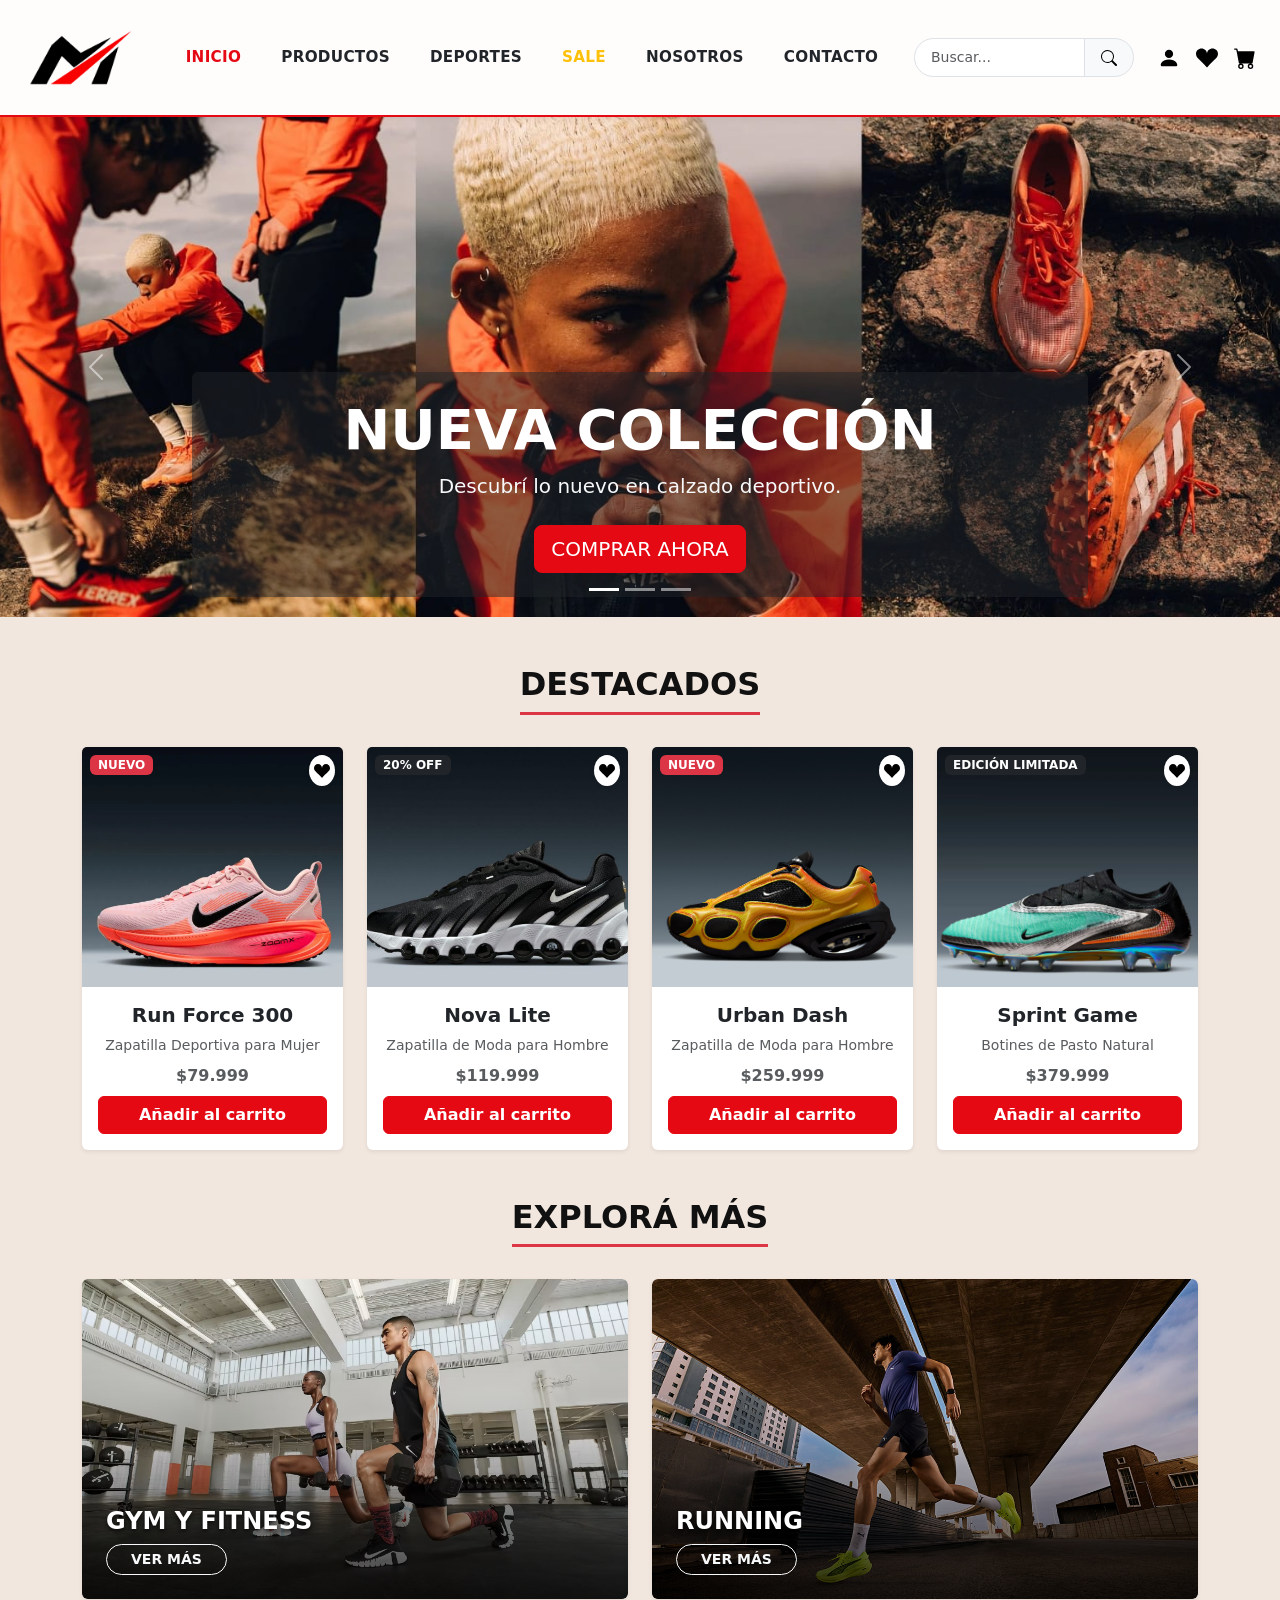
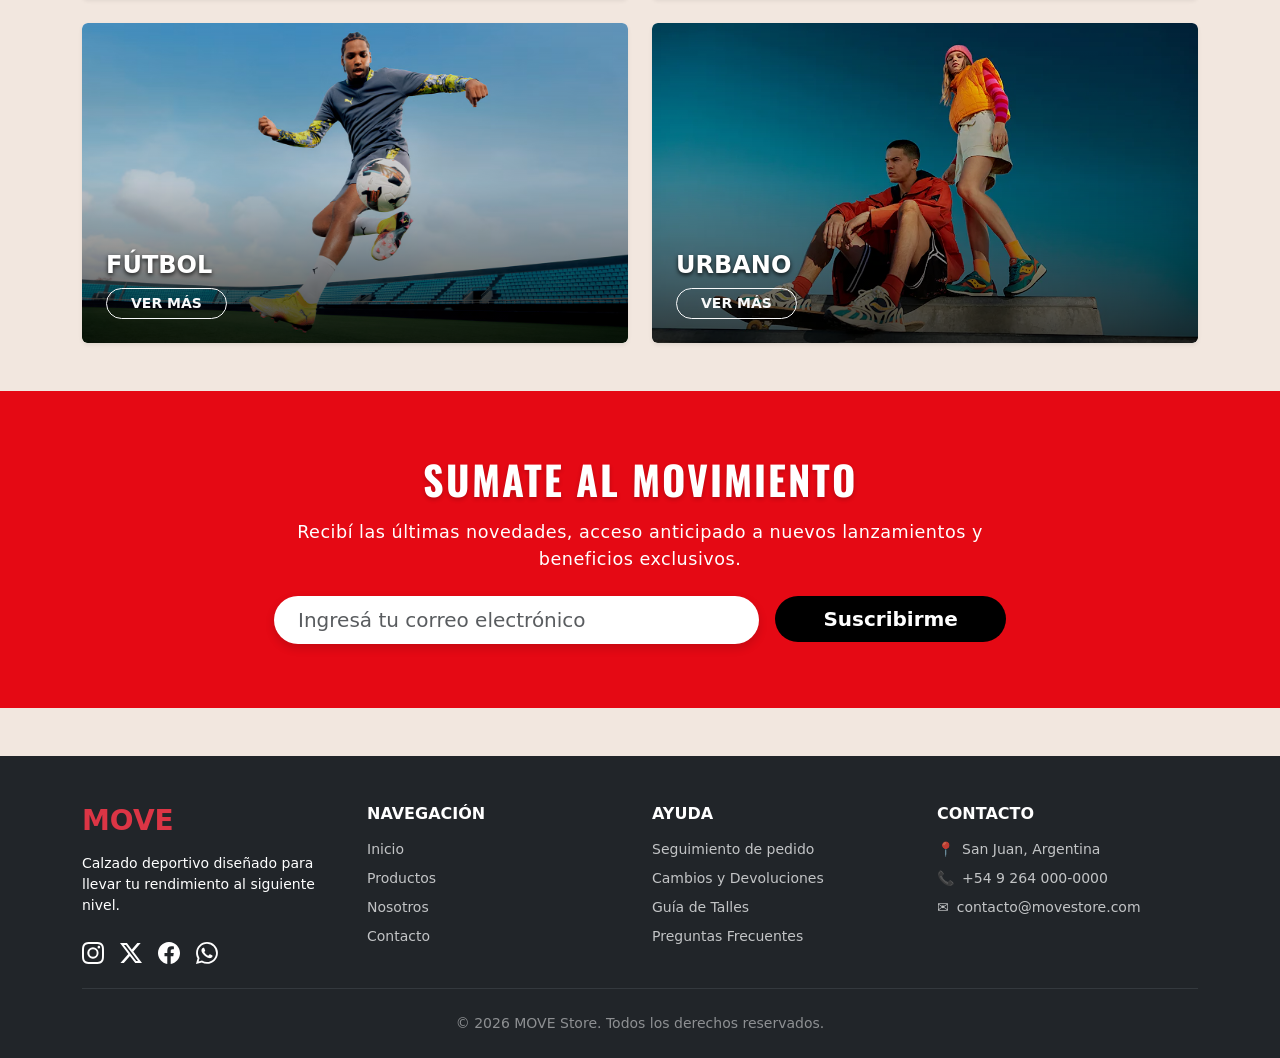
<file: index.html>
<!DOCTYPE html>
<html lang="es">
<head>
  <meta charset="UTF-8">
  <meta name="viewport" content="width=device-width, initial-scale=1">
  <title>Move Argentina</title>
  <link rel="icon" type="image/png" href="IMG/Logo/logo.png">
  <!-- Bootstrap 5 CSS -->
  <link href="https://cdn.jsdelivr.net/npm/bootstrap@5.3.3/dist/css/bootstrap.min.css" rel="stylesheet">
  <!-- Google Fonts: Oswald -->
  <link rel="preconnect" href="https://fonts.googleapis.com">
  <link rel="preconnect" href="https://fonts.gstatic.com" crossorigin>
  <link href="https://fonts.googleapis.com/css2?family=Oswald:wght@600;700&display=swap" rel="stylesheet">
  <!-- CSS Personalizado -->
  <link rel="stylesheet" href="css/estilos.css">
</head>
<body>

  <!-- NAVBAR -->
  <nav class="navbar navbar-expand-lg mi-navbar sticky-top py-3">
    <div class="container-fluid px-4">
      <a class="navbar-brand" href="index.html">
        <img src="IMG/Logo/logo.png" alt="MOVE" width="110" class="img-fluid">
      </a>
      <button class="navbar-toggler" type="button" data-bs-toggle="collapse" data-bs-target="#navbarSupportedContent" aria-controls="navbarSupportedContent" aria-expanded="false" aria-label="Toggle navigation">
        <span class="navbar-toggler-icon"></span>
      </button>

      <div class="collapse navbar-collapse justify-content-between" id="navbarSupportedContent">
        <ul class="navbar-nav mx-auto mb-2 mb-lg-0 fw-bold text-center gap-4 fs-6">
          <li class="nav-item"><a class="nav-link text-uppercase px-2 active" href="index.html">Inicio</a></li>
          <li class="nav-item"><a class="nav-link text-dark text-uppercase px-2" href="productos.html">Productos</a></li>
          <li class="nav-item"><a class="nav-link text-dark text-uppercase px-2" href="productos.html#deportes">Deportes</a></li>
          <li class="nav-item"><a class="nav-link text-warning text-uppercase px-2" href="productos.html#sale">SALE</a></li>
          <li class="nav-item"><a class="nav-link text-dark text-uppercase px-2" href="nosotros.html">Nosotros</a></li>
          <li class="nav-item"><a class="nav-link text-dark text-uppercase px-2" href="contacto.html">Contacto</a></li>
        </ul>

        <div class="d-flex align-items-center justify-content-center gap-3 mt-3 mt-lg-0">
          <form class="d-flex" role="search" style="max-width: 220px;">
            <div class="input-group input-group-sm">
              <input class="form-control rounded-start-pill ps-3 py-2" type="search" placeholder="Buscar..." aria-label="Buscar">
              <button class="btn btn-light rounded-end-pill px-3 border" type="submit">
                <img src="IMG/Iconos/lupa.svg" alt="Buscar" width="16" height="16" class="img-fluid">
              </button>
            </div>
          </form>
          <div class="d-flex gap-3 align-items-center ms-2">
            <a href="contacto.html"><img src="IMG/Iconos/persona.svg" alt="Usuario" width="22" height="22"></a>
            <a href="#"><img src="IMG/Iconos/favoritos.svg" alt="Favoritos" width="22" height="22"></a>
            <a href="#"><img src="IMG/Iconos/carrito.svg" alt="Carrito" width="22" height="22"></a>
          </div>
        </div>
      </div>
    </div>
  </nav>

  <!-- CARRUSEL HERO -->
  <section class="container-fluid px-0">
    <div id="heroCarousel" class="carousel slide" data-bs-ride="carousel">
      <div class="carousel-indicators">
        <button type="button" data-bs-target="#heroCarousel" data-bs-slide-to="0" class="active" aria-current="true" aria-label="Slide 1"></button>
        <button type="button" data-bs-target="#heroCarousel" data-bs-slide-to="1" aria-label="Slide 2"></button>
        <button type="button" data-bs-target="#heroCarousel" data-bs-slide-to="2" aria-label="Slide 3"></button>
      </div>
      <div class="carousel-inner">
        <div class="carousel-item active" data-bs-interval="5000">
          <img src="IMG/Carrusel/Banner 1.jpeg" class="d-block w-100 object-fit-cover img-carrusel-hero" alt="Banner Colección">
          <div class="carousel-caption d-none d-md-block bg-dark bg-opacity-50 p-4 rounded">
            <h2 class="display-4 fw-bold text-white">NUEVA COLECCIÓN</h2>
            <p class="lead text-light">Descubrí lo nuevo en calzado deportivo.</p>
            <a href="productos.html" class="btn btn-danger btn-lg mt-2">COMPRAR AHORA</a>
          </div>
        </div>
        <div class="carousel-item" data-bs-interval="5000">
          <img src="IMG/Carrusel/Banner 3.png" class="d-block w-100 object-fit-cover img-carrusel-hero" alt="Banner Training">
          <div class="carousel-caption d-none d-md-block bg-dark bg-opacity-50 p-4 rounded">
            <h2 class="display-4 fw-bold text-white">ENTRENÁ SIN LÍMITES</h2>
            <p class="lead text-light">Máxima comodidad y tecnología en cada movimiento.</p>
            <a href="productos.html" class="btn btn-danger btn-lg mt-2">VER MÁS</a>
          </div>
        </div>
        <div class="carousel-item" data-bs-interval="5000">
          <img src="IMG/Carrusel/Banner 2.png" class="d-block w-100 object-fit-cover img-carrusel-hero" alt="Banner SALE">
          <div class="carousel-caption d-none d-md-block bg-dark bg-opacity-50 p-4 rounded">
            <h2 class="display-4 fw-bold text-warning">SALE HASTA 40% OFF</h2>
            <p class="lead text-light">Aprovechá los descuentos exclusivos de temporada.</p>
            <a href="productos.html#sale" class="btn btn-warning btn-lg mt-2 fw-bold">VER OFERTAS</a>
          </div>
        </div>
      </div>
      <button class="carousel-control-prev" type="button" data-bs-target="#heroCarousel" data-bs-slide="prev">
        <span class="carousel-control-prev-icon" aria-hidden="true"></span>
        <span class="visually-hidden">Anterior</span>
      </button>
      <button class="carousel-control-next" type="button" data-bs-target="#heroCarousel" data-bs-slide="next">
        <span class="carousel-control-next-icon" aria-hidden="true"></span>
        <span class="visually-hidden">Siguiente</span>
      </button>
    </div>
  </section>

  <!-- SECCIÓN: DESTACADOS -->
  <section class="container my-5">
    <div class="row text-center mb-4">
      <div class="col-12">
        <h2 class="fw-bold text-uppercase border-bottom border-danger border-3 d-inline-block pb-2">DESTACADOS</h2>
      </div>
    </div>
    <div class="row g-4">
      <!-- Producto 1 -->
      <div class="col-12 col-sm-6 col-lg-3">
        <div class="card h-100 shadow-sm border-0 position-relative tarjeta-inicio">
          <span class="badge position-absolute top-0 start-0 m-2 px-2 py-1 bg-danger text-white">NUEVO</span>
          <button class="btn btn-sm position-absolute top-0 end-0 m-2 p-1 bg-white rounded-circle shadow-sm" type="button"><img src="IMG/Iconos/favoritos.svg" width="16" height="16" alt="Fav"></button>
          <img src="IMG/Tarjetas/Producto 1.png" class="card-img-top object-fit-cover img-tarjeta-inicio" alt="Producto 1">
          <div class="card-body d-flex flex-column text-center">
            <h5 class="card-title fw-bold">Run Force 300</h5>
            <small class="text-muted d-block mb-2">Zapatilla Deportiva para Mujer</small>
            <p class="card-text text-muted mb-2 fw-semibold">$79.999</p>
            <a href="#" class="btn btn-danger mt-auto fw-semibold">Añadir al carrito</a>
          </div>
        </div>
      </div>
      <!-- Producto 2 -->
      <div class="col-12 col-sm-6 col-lg-3">
        <div class="card h-100 shadow-sm border-0 position-relative tarjeta-inicio">
          <span class="badge position-absolute top-0 start-0 m-2 px-2 py-1 bg-dark text-white">20% OFF</span>
          <button class="btn btn-sm position-absolute top-0 end-0 m-2 p-1 bg-white rounded-circle shadow-sm" type="button"><img src="IMG/Iconos/favoritos.svg" width="16" height="16" alt="Fav"></button>
          <img src="IMG/Tarjetas/Producto 2.jpg" class="card-img-top object-fit-cover img-tarjeta-inicio" alt="Producto 2">
          <div class="card-body d-flex flex-column text-center">
            <h5 class="card-title fw-bold">Nova Lite</h5>
            <small class="text-muted d-block mb-2">Zapatilla de Moda para Hombre</small>
            <p class="card-text text-muted mb-2 fw-semibold">$119.999</p>
            <a href="#" class="btn btn-danger mt-auto fw-semibold">Añadir al carrito</a>
          </div>
        </div>
      </div>
      <!-- Producto 3 -->
      <div class="col-12 col-sm-6 col-lg-3">
        <div class="card h-100 shadow-sm border-0 position-relative tarjeta-inicio">
          <span class="badge position-absolute top-0 start-0 m-2 px-2 py-1 bg-danger text-white">NUEVO</span>
          <button class="btn btn-sm position-absolute top-0 end-0 m-2 p-1 bg-white rounded-circle shadow-sm" type="button"><img src="IMG/Iconos/favoritos.svg" width="16" height="16" alt="Fav"></button>
          <img src="IMG/Tarjetas/Producto 3.png" class="card-img-top object-fit-cover img-tarjeta-inicio" alt="Producto 3">
          <div class="card-body d-flex flex-column text-center">
            <h5 class="card-title fw-bold">Urban Dash</h5>
            <small class="text-muted d-block mb-2">Zapatilla de Moda para Hombre</small>
            <p class="card-text text-muted mb-2 fw-semibold">$259.999</p>
            <a href="#" class="btn btn-danger mt-auto fw-semibold">Añadir al carrito</a>
          </div>
        </div>
      </div>
      <!-- Producto 4 -->
      <div class="col-12 col-sm-6 col-lg-3">
        <div class="card h-100 shadow-sm border-0 position-relative tarjeta-inicio">
          <span class="badge position-absolute top-0 start-0 m-2 px-2 py-1 bg-dark text-white">EDICIÓN LIMITADA</span>
          <button class="btn btn-sm position-absolute top-0 end-0 m-2 p-1 bg-white rounded-circle shadow-sm" type="button"><img src="IMG/Iconos/favoritos.svg" width="16" height="16" alt="Fav"></button>
          <img src="IMG/Tarjetas/Producto 4.png" class="card-img-top object-fit-cover img-tarjeta-inicio" alt="Producto 4">
          <div class="card-body d-flex flex-column text-center">
            <h5 class="card-title fw-bold">Sprint Game</h5>
            <small class="text-muted d-block mb-2">Botines de Pasto Natural</small>
            <p class="card-text text-muted mb-2 fw-semibold">$379.999</p>
            <a href="#" class="btn btn-danger mt-auto fw-semibold">Añadir al carrito</a>
          </div>
        </div>
      </div>
    </div>
  </section>

  <!-- SECCIÓN: DISCIPLINAS -->
  <section class="container my-5">
    <div class="row text-center mb-4">
      <div class="col-12">
        <h2 class="fw-bold text-uppercase border-bottom border-danger border-3 d-inline-block pb-2">EXPLORÁ MÁS</h2>
      </div>
    </div>
    <div class="row g-4">
      <div class="col-12 col-md-6">
        <div class="card text-white border-0 shadow-sm overflow-hidden tarjeta-disciplina">
          <img src="IMG/Disciplinas/Gym.png" class="card-img object-fit-cover img-disciplina" alt="Gimnasio">
          <div class="card-img-overlay d-flex flex-column justify-content-end align-items-start p-4 capa-disciplina">
            <h3 class="card-title fw-bold text-uppercase fs-4 mb-2">Gym y Fitness</h3>
            <a href="productos.html" class="btn btn-outline-light btn-sm fw-semibold px-4 rounded-pill">VER MÁS</a>
          </div>
        </div>
      </div>
      <div class="col-12 col-md-6">
        <div class="card text-white border-0 shadow-sm overflow-hidden tarjeta-disciplina">
          <img src="IMG/Disciplinas/Running.jpg" class="card-img object-fit-cover img-disciplina" alt="Running">
          <div class="card-img-overlay d-flex flex-column justify-content-end align-items-start p-4 capa-disciplina">
            <h3 class="card-title fw-bold text-uppercase fs-4 mb-2">Running</h3>
            <a href="productos.html" class="btn btn-outline-light btn-sm fw-semibold px-4 rounded-pill">VER MÁS</a>
          </div>
        </div>
      </div>
      <div class="col-12 col-md-6">
        <div class="card text-white border-0 shadow-sm overflow-hidden tarjeta-disciplina">
          <img src="IMG/Disciplinas/Futbol.png" class="card-img object-fit-cover img-disciplina" alt="Fútbol">
          <div class="card-img-overlay d-flex flex-column justify-content-end align-items-start p-4 capa-disciplina">
            <h3 class="card-title fw-bold text-uppercase fs-4 mb-2">Fútbol</h3>
            <a href="productos.html" class="btn btn-outline-light btn-sm fw-semibold px-4 rounded-pill">VER MÁS</a>
          </div>
        </div>
      </div>
      <div class="col-12 col-md-6">
        <div class="card text-white border-0 shadow-sm overflow-hidden tarjeta-disciplina">
          <img src="IMG/Disciplinas/Urbano.png" class="card-img object-fit-cover img-disciplina" alt="Urbano">
          <div class="card-img-overlay d-flex flex-column justify-content-end align-items-start p-4 capa-disciplina">
            <h3 class="card-title fw-bold text-uppercase fs-4 mb-2">Urbano</h3>
            <a href="productos.html" class="btn btn-outline-light btn-sm fw-semibold px-4 rounded-pill">VER MÁS</a>
          </div>
        </div>
      </div>
    </div>
  </section>

  <!-- SECCIÓN: SUMATE AL MOVIMIENTO -->
  <section class="container-fluid py-5 text-center seccion-sumate">
    <div class="container py-3">
      <div class="row justify-content-center">
        <div class="col-12 col-lg-8">
          <h2 class="text-uppercase mb-3 titulo-sumate">Sumate al Movimiento</h2>
          <p class="mb-4 fw-medium subtitulo-sumate">Recibí las últimas novedades, acceso anticipado a nuevos lanzamientos y beneficios exclusivos.</p>
          <form class="row g-3 justify-content-center">
            <div class="col-12 col-md-8">
              <input type="email" class="form-control form-control-lg rounded-pill px-4" placeholder="Ingresá tu correo electrónico" required>
            </div>
            <div class="col-12 col-md-auto">
              <button type="submit" class="btn btn-sumate btn-lg rounded-pill px-5 fw-semibold w-100">Suscribirme</button>
            </div>
          </form>
        </div>
      </div>
    </div>
  </section>

  <!-- FOOTER -->
  <footer class="bg-dark text-white pt-5 pb-4">
    <div class="container">
      <div class="row g-4">
        <div class="col-12 col-md-6 col-lg-3">
          <h3 class="fw-bold text-danger mb-3">MOVE</h3>
          <p class="text-light-50 small mb-4">Calzado deportivo diseñado para llevar tu rendimiento al siguiente nivel.</p>
          <div class="d-flex gap-3 align-items-center">
            <a href="#" class="social-link"><img src="IMG/Iconos/instagram.svg" alt="Instagram" class="icono-red-social"></a>
            <a href="#" class="social-link"><img src="IMG/Iconos/twitter-x.svg" alt="X" class="icono-red-social"></a>
            <a href="#" class="social-link"><img src="IMG/Iconos/facebook.svg" alt="Facebook" class="icono-red-social"></a>
            <a href="#" class="social-link"><img src="IMG/Iconos/whatsapp.svg" alt="WhatsApp" class="icono-red-social"></a>
          </div>
        </div>
        <div class="col-12 col-md-6 col-lg-3">
          <h5 class="fw-bold text-uppercase mb-3 fs-6">Navegación</h5>
          <ul class="list-unstyled footer-links small">
            <li class="mb-2"><a href="index.html" class="text-light text-decoration-none">Inicio</a></li>
            <li class="mb-2"><a href="productos.html" class="text-light text-decoration-none">Productos</a></li>
            <li class="mb-2"><a href="nosotros.html" class="text-light text-decoration-none">Nosotros</a></li>
            <li class="mb-2"><a href="contacto.html" class="text-light text-decoration-none">Contacto</a></li>
          </ul>
        </div>
        <div class="col-12 col-md-6 col-lg-3">
          <h5 class="fw-bold text-uppercase mb-3 fs-6">Ayuda</h5>
          <ul class="list-unstyled footer-links small">
            <li class="mb-2"><a href="#" class="text-light text-decoration-none">Seguimiento de pedido</a></li>
            <li class="mb-2"><a href="#" class="text-light text-decoration-none">Cambios y Devoluciones</a></li>
            <li class="mb-2"><a href="#" class="text-light text-decoration-none">Guía de Talles</a></li>
            <li class="mb-2"><a href="#" class="text-light text-decoration-none">Preguntas Frecuentes</a></li>
          </ul>
        </div>
        <div class="col-12 col-md-6 col-lg-3">
          <h5 class="fw-bold text-uppercase mb-3 fs-6">Contacto</h5>
          <ul class="list-unstyled small text-light opacity-75">
            <li class="mb-2 d-flex align-items-center gap-2"><span>📍</span> San Juan, Argentina</li>
            <li class="mb-2 d-flex align-items-center gap-2"><span>📞</span> +54 9 264 000-0000</li>
            <li class="mb-2 d-flex align-items-center gap-2"><span>✉️</span> contacto@movestore.com</li>
          </ul>
        </div>
      </div>
      <hr class="my-4 border-secondary">
      <div class="text-center text-light opacity-50 small">
        &copy; 2026 MOVE Store. Todos los derechos reservados.
      </div>
    </div>
  </footer>

  <script src="https://cdn.jsdelivr.net/npm/bootstrap@5.3.3/dist/js/bootstrap.bundle.min.js"></script>
</body>
</html>
</file>
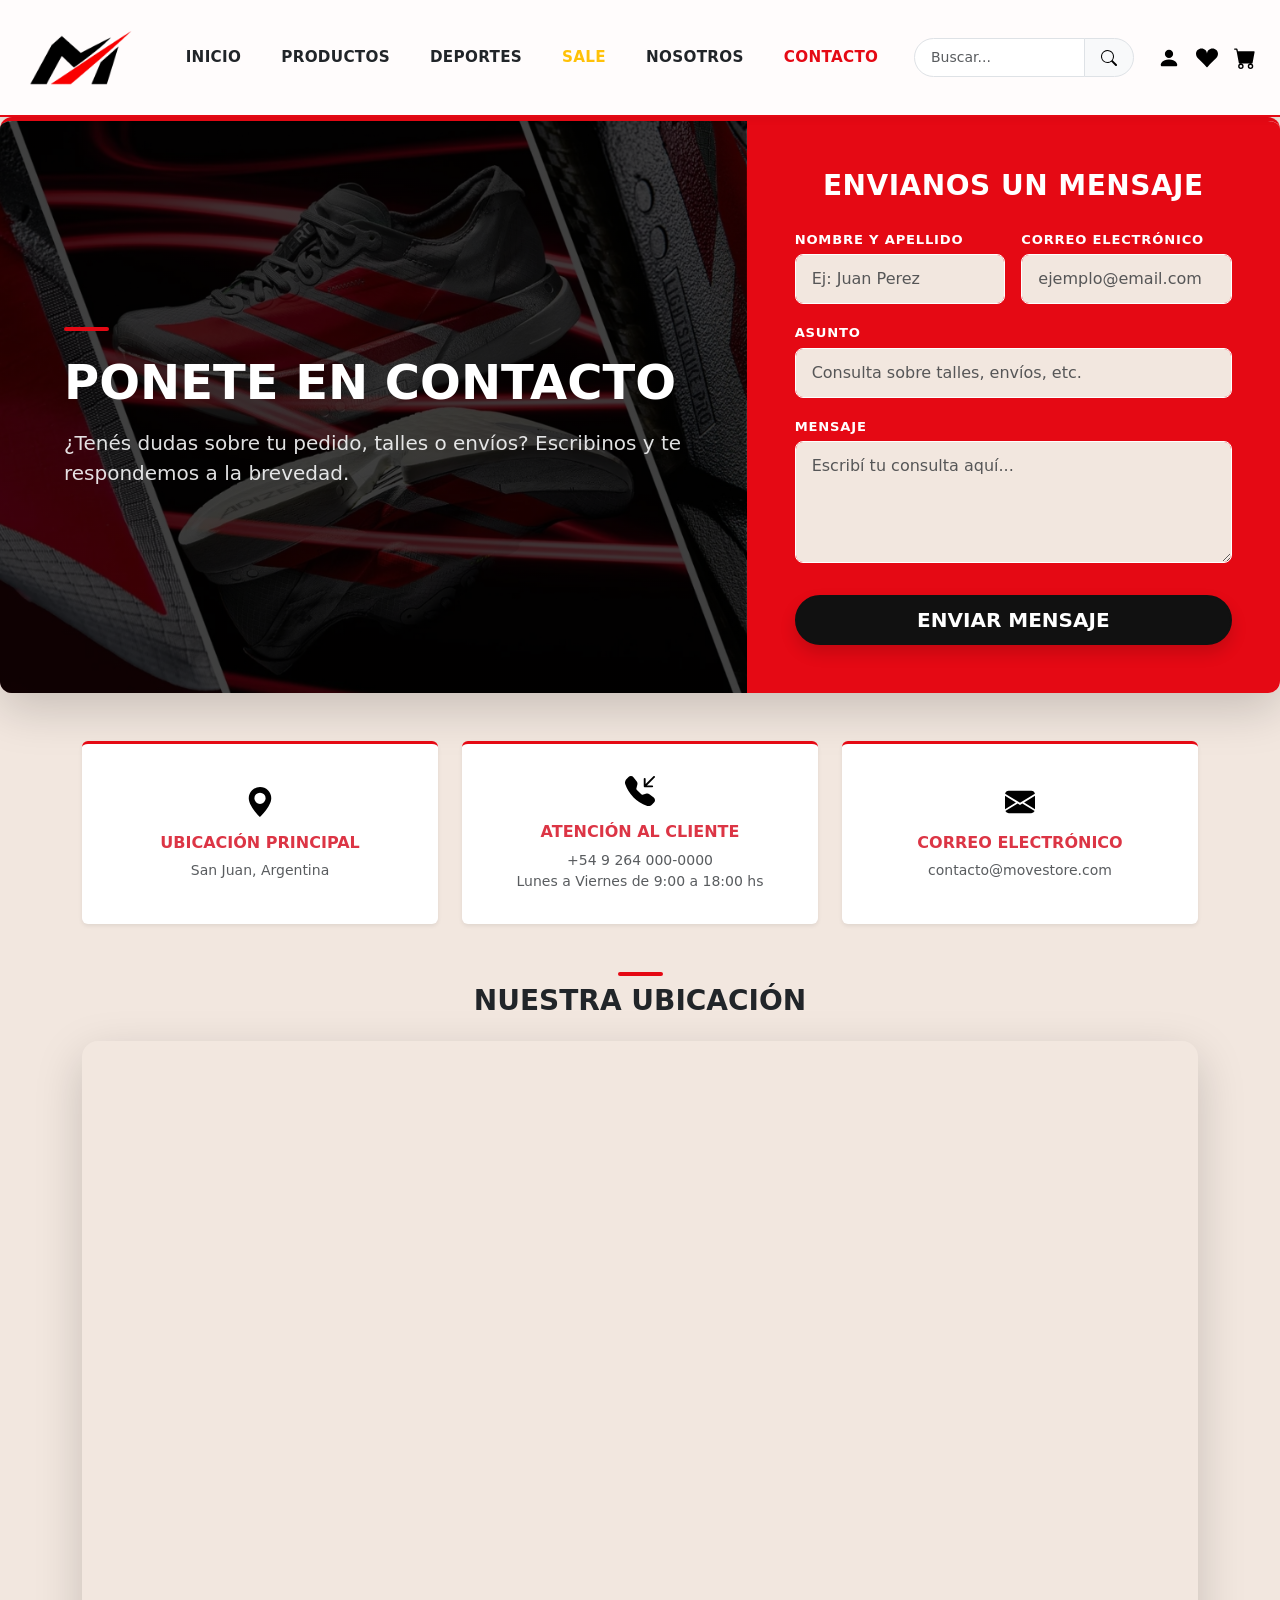
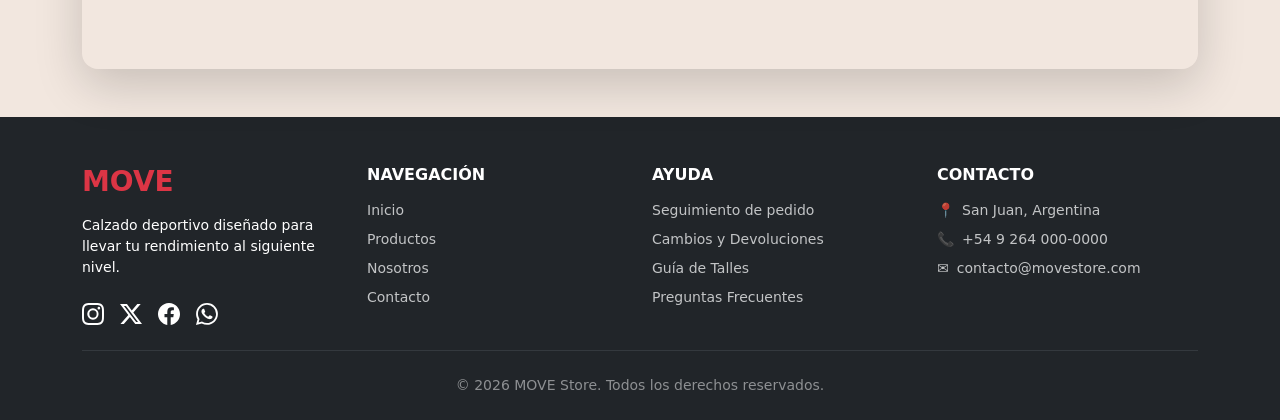
<file: contacto.html>
<!DOCTYPE html>
<html lang="es">
<head>
  <meta charset="UTF-8">
  <meta name="viewport" content="width=device-width, initial-scale=1">
  <title>Contacto - Move Argentina</title>
  <link rel="icon" type="image/png" href="IMG/Logo/logo.png">
  <!-- Bootstrap 5 CSS -->
  <link href="https://cdn.jsdelivr.net/npm/bootstrap@5.3.3/dist/css/bootstrap.min.css" rel="stylesheet">
  <!-- Google Fonts: Oswald -->
  <link rel="preconnect" href="https://fonts.googleapis.com">
  <link rel="preconnect" href="https://fonts.gstatic.com" crossorigin>
  <link href="https://fonts.googleapis.com/css2?family=Oswald:wght@600;700&display=swap" rel="stylesheet">
  <!-- CSS Personalizado -->
  <link rel="stylesheet" href="css/estilos.css">
</head>
<body>

  <!-- NAVBAR -->
  <nav class="navbar navbar-expand-lg mi-navbar sticky-top py-3">
    <div class="container-fluid px-4">
      <a class="navbar-brand" href="index.html">
        <img src="IMG/Logo/logo.png" alt="MOVE" width="110" class="img-fluid">
      </a>
      <button class="navbar-toggler" type="button" data-bs-toggle="collapse" data-bs-target="#navbarSupportedContent" aria-controls="navbarSupportedContent" aria-expanded="false" aria-label="Toggle navigation">
        <span class="navbar-toggler-icon"></span>
      </button>

      <div class="collapse navbar-collapse justify-content-between" id="navbarSupportedContent">
        <ul class="navbar-nav mx-auto mb-2 mb-lg-0 fw-bold text-center gap-4 fs-6">
          <li class="nav-item"><a class="nav-link text-dark text-uppercase px-2" href="index.html">Inicio</a></li>
          <li class="nav-item"><a class="nav-link text-dark text-uppercase px-2" href="productos.html">Productos</a></li>
          <li class="nav-item"><a class="nav-link text-dark text-uppercase px-2" href="productos.html#deportes">Deportes</a></li>
          <li class="nav-item"><a class="nav-link text-warning text-uppercase px-2" href="productos.html#sale">SALE</a></li>
          <li class="nav-item"><a class="nav-link text-dark text-uppercase px-2" href="nosotros.html">Nosotros</a></li>
          <li class="nav-item"><a class="nav-link text-uppercase px-2 active" href="contacto.html">Contacto</a></li>
        </ul>

        <div class="d-flex align-items-center justify-content-center gap-3 mt-3 mt-lg-0">
          <form class="d-flex" role="search" style="max-width: 220px;">
            <div class="input-group input-group-sm">
              <input class="form-control rounded-start-pill ps-3 py-2" type="search" placeholder="Buscar..." aria-label="Buscar">
              <button class="btn btn-light rounded-end-pill px-3 border" type="submit">
                <img src="IMG/Iconos/lupa.svg" alt="Buscar" width="16" height="16" class="img-fluid">
              </button>
            </div>
          </form>
          <div class="d-flex gap-3 align-items-center ms-2">
            <a href="contacto.html"><img src="IMG/Iconos/persona.svg" alt="Usuario" width="22" height="22"></a>
            <a href="#"><img src="IMG/Iconos/favoritos.svg" alt="Favoritos" width="22" height="22"></a>
            <a href="#"><img src="IMG/Iconos/carrito.svg" alt="Carrito" width="22" height="22"></a>
          </div>
        </div>
      </div>
    </div>
  </nav>

  <!-- SECCIÓN: FORMULARIO -->
  <section class="container-fluid px-0 mt-0 mb-5">
    <div class="row g-0 shadow-lg card-contacto-split overflow-hidden">
      <div class="col-12 col-lg-6 col-xl-7 columna-imagen-contacto d-flex flex-column justify-content-center p-4 p-md-5 text-white">
        <div class="contenido-encabezado z-1 p-lg-3">
          <span class="acento-linea mb-3 d-inline-block"></span>
          <h2 class="display-5 fw-bold text-uppercase mb-3">Ponete en contacto</h2>
          <p class="lead text-light mb-0" style="opacity: 0.9;">¿Tenés dudas sobre tu pedido, talles o envíos? Escribinos y te respondemos a la brevedad.</p>
        </div>
      </div>
      <div class="col-12 col-lg-6 col-xl-5 columna-formulario-clara p-4 p-md-5 d-flex flex-column justify-content-center">
        <h3 class="fw-bold text-uppercase mb-4 text-white text-center">Envianos un mensaje</h3>
        <form>
          <div class="row g-3">
            <div class="col-12 col-md-6">
              <label for="nombre" class="form-label form-label-custom">Nombre y Apellido</label>
              <input type="text" class="form-control form-control-light" id="nombre" placeholder="Ej: Juan Perez" required>
            </div>
            <div class="col-12 col-md-6">
              <label for="email" class="form-label form-label-custom">Correo Electrónico</label>
              <input type="email" class="form-control form-control-light" id="email" placeholder="ejemplo@email.com" required>
            </div>
            <div class="col-12">
              <label for="asunto" class="form-label form-label-custom">Asunto</label>
              <input type="text" class="form-control form-control-light" id="asunto" placeholder="Consulta sobre talles, envíos, etc.">
            </div>
            <div class="col-12">
              <label for="mensaje" class="form-label form-label-custom">Mensaje</label>
              <textarea class="form-control form-control-light" id="mensaje" rows="4" placeholder="Escribí tu consulta aquí..." required></textarea>
            </div>
            <div class="col-12 pt-3">
              <button type="submit" class="btn btn-dark-custom btn-lg w-100 fw-bold text-uppercase rounded-pill shadow">Enviar Mensaje</button>
            </div>
          </div>
        </form>
      </div>
    </div>
  </section>

  <!-- TARJETAS DE INFORMACIÓN -->
  <div class="container mb-5">
    <div class="row justify-content-center g-4">
      <div class="col-12 col-md-4">
        <div class="card h-100 border-0 shadow-sm p-3 text-center card-info-hover" style="background-color: #ffffff; border-top: 3px solid #E50914 !important;">
          <div class="card-body d-flex flex-column align-items-center justify-content-center">
            <div class="icono-container mb-3"><img src="IMG/Iconos/pin.svg" alt="Ubicación" class="icono-tarjeta"></div>
            <h5 class="fw-bold text-uppercase text-danger fs-6">Ubicación Principal</h5>
            <p class="text-muted small mb-0">San Juan, Argentina</p>
          </div>
        </div>
      </div>
      <div class="col-12 col-md-4">
        <div class="card h-100 border-0 shadow-sm p-3 text-center card-info-hover" style="background-color: #ffffff; border-top: 3px solid #E50914 !important;">
          <div class="card-body d-flex flex-column align-items-center justify-content-center">
            <div class="icono-container mb-3"><img src="IMG/Iconos/telefono.svg" alt="Teléfono" class="icono-tarjeta"></div>
            <h5 class="fw-bold text-uppercase text-danger fs-6">Atención al Cliente</h5>
            <p class="text-muted small mb-0">+54 9 264 000-0000<br>Lunes a Viernes de 9:00 a 18:00 hs</p>
          </div>
        </div>
      </div>
      <div class="col-12 col-md-4">
        <div class="card h-100 border-0 shadow-sm p-3 text-center card-info-hover" style="background-color: #ffffff; border-top: 3px solid #E50914 !important;">
          <div class="card-body d-flex flex-column align-items-center justify-content-center">
            <div class="icono-container mb-3"><img src="IMG/Iconos/correo.svg" alt="Correo" class="icono-tarjeta"></div>
            <h5 class="fw-bold text-uppercase text-danger fs-6">Correo Electrónico</h5>
            <p class="text-muted small mb-0">contacto@movestore.com</p>
          </div>
        </div>
      </div>
    </div>
  </div>

  <!-- MAPA -->
  <section class="container mt-5 mb-5">
    <div class="text-center mb-4">
      <span class="acento-linea mx-auto mb-2 d-block"></span>
      <h3 class="fw-bold text-uppercase text-dark">Nuestra Ubicación</h3>
    </div>
    <div class="ratio ratio-16x9 shadow-lg rounded-4 overflow-hidden">
      <iframe src="https://www.google.com/maps/embed?pb=!1m18!1m12!1m3!1d3400.5!2d-68.5364!3d-31.5373!2m3!1f0!2f0!3f0!3m2!1f1024!2f768!4f13.1!3m3!1m2!1s0x0%3A0x0!2zMzHCsDMyJzE0LjMiUyA2OMKwMzInMTEuMCJX!5e0!3m2!1ses!2sar!4v1650000000000!5m2!1ses!2sar" width="600" height="450" style="border:0;" allowfullscreen="" loading="lazy"></iframe>
    </div>
  </section>

  <!-- FOOTER -->
  <footer class="bg-dark text-white pt-5 pb-4">
    <div class="container">
      <div class="row g-4">
        <div class="col-12 col-md-6 col-lg-3">
          <h3 class="fw-bold text-danger mb-3">MOVE</h3>
          <p class="text-light-50 small mb-4">Calzado deportivo diseñado para llevar tu rendimiento al siguiente nivel.</p>
          <div class="d-flex gap-3 align-items-center">
            <a href="#" class="social-link"><img src="IMG/Iconos/instagram.svg" alt="Instagram" class="icono-red-social"></a>
            <a href="#" class="social-link"><img src="IMG/Iconos/twitter-x.svg" alt="X" class="icono-red-social"></a>
            <a href="#" class="social-link"><img src="IMG/Iconos/facebook.svg" alt="Facebook" class="icono-red-social"></a>
            <a href="#" class="social-link"><img src="IMG/Iconos/whatsapp.svg" alt="WhatsApp" class="icono-red-social"></a>
          </div>
        </div>
        <div class="col-12 col-md-6 col-lg-3">
          <h5 class="fw-bold text-uppercase mb-3 fs-6">Navegación</h5>
          <ul class="list-unstyled footer-links small">
            <li class="mb-2"><a href="index.html" class="text-light text-decoration-none">Inicio</a></li>
            <li class="mb-2"><a href="productos.html" class="text-light text-decoration-none">Productos</a></li>
            <li class="mb-2"><a href="nosotros.html" class="text-light text-decoration-none">Nosotros</a></li>
            <li class="mb-2"><a href="contacto.html" class="text-light text-decoration-none">Contacto</a></li>
          </ul>
        </div>
        <div class="col-12 col-md-6 col-lg-3">
          <h5 class="fw-bold text-uppercase mb-3 fs-6">Ayuda</h5>
          <ul class="list-unstyled footer-links small">
            <li class="mb-2"><a href="#" class="text-light text-decoration-none">Seguimiento de pedido</a></li>
            <li class="mb-2"><a href="#" class="text-light text-decoration-none">Cambios y Devoluciones</a></li>
            <li class="mb-2"><a href="#" class="text-light text-decoration-none">Guía de Talles</a></li>
            <li class="mb-2"><a href="#" class="text-light text-decoration-none">Preguntas Frecuentes</a></li>
          </ul>
        </div>
        <div class="col-12 col-md-6 col-lg-3">
          <h5 class="fw-bold text-uppercase mb-3 fs-6">Contacto</h5>
          <ul class="list-unstyled small text-light opacity-75">
            <li class="mb-2 d-flex align-items-center gap-2"><span>📍</span> San Juan, Argentina</li>
            <li class="mb-2 d-flex align-items-center gap-2"><span>📞</span> +54 9 264 000-0000</li>
            <li class="mb-2 d-flex align-items-center gap-2"><span>✉️</span> contacto@movestore.com</li>
          </ul>
        </div>
      </div>
      <hr class="my-4 border-secondary">
      <div class="text-center text-light opacity-50 small">
        &copy; 2026 MOVE Store. Todos los derechos reservados.
      </div>
    </div>
  </footer>

  <script src="https://cdn.jsdelivr.net/npm/bootstrap@5.3.3/dist/js/bootstrap.bundle.min.js"></script>
</body>
</html>
</file>
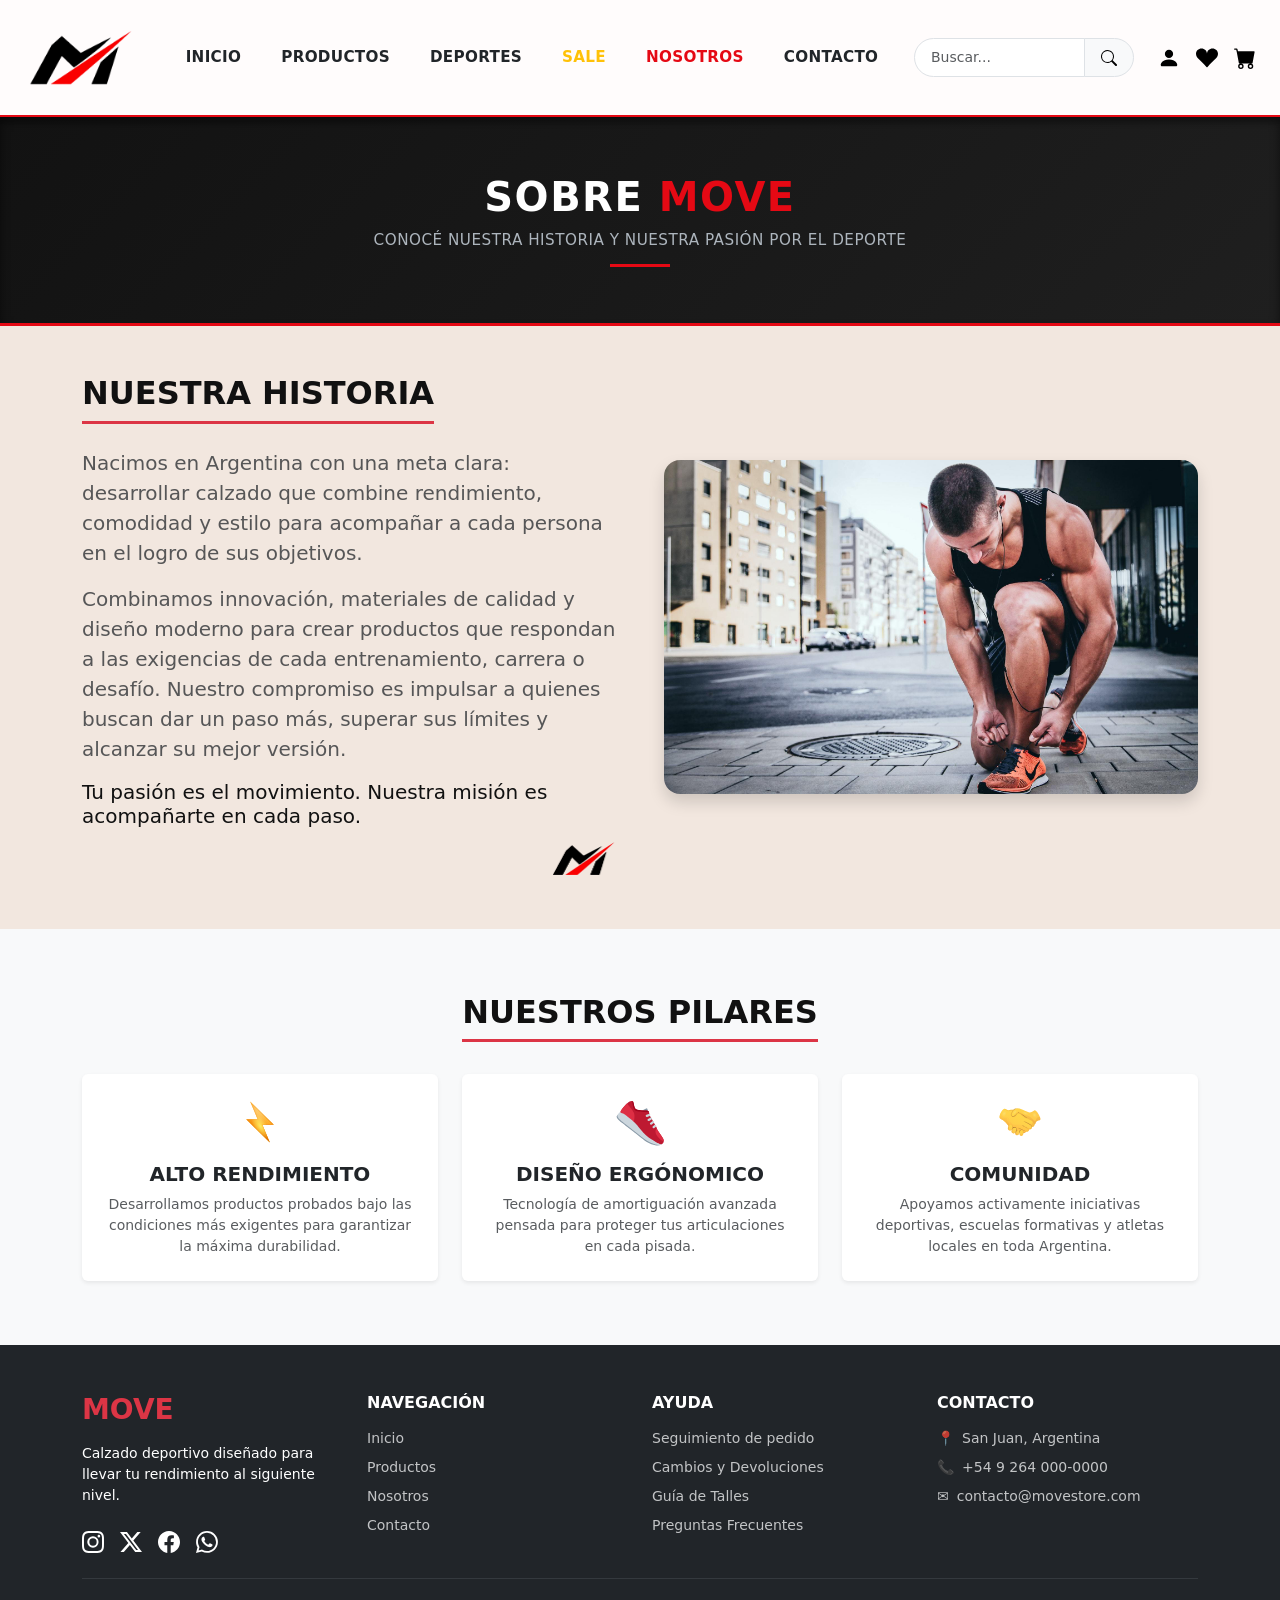
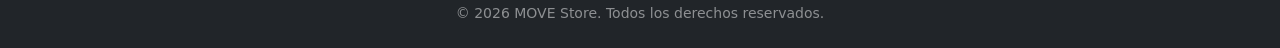
<file: nosotros.html>
<!DOCTYPE html>
<html lang="es">
<head>
  <meta charset="UTF-8">
  <meta name="viewport" content="width=device-width, initial-scale=1">
  <title>Nosotros - Move Argentina</title>
  <link rel="icon" type="image/png" href="IMG/Logo/logo.png">
  <!-- Bootstrap 5 CSS -->
  <link href="https://cdn.jsdelivr.net/npm/bootstrap@5.3.3/dist/css/bootstrap.min.css" rel="stylesheet">
  <!-- Google Fonts: Oswald -->
  <link rel="preconnect" href="https://fonts.googleapis.com">
  <link rel="preconnect" href="https://fonts.gstatic.com" crossorigin>
  <link href="https://fonts.googleapis.com/css2?family=Oswald:wght@600;700&display=swap" rel="stylesheet">
  <!-- CSS Personalizado -->
  <link rel="stylesheet" href="css/estilos.css">
</head>
<body>

  <!-- NAVBAR -->
  <nav class="navbar navbar-expand-lg mi-navbar sticky-top py-3">
    <div class="container-fluid px-4">
      <a class="navbar-brand" href="index.html">
        <img src="IMG/Logo/logo.png" alt="MOVE" width="110" class="img-fluid">
      </a>
      <button class="navbar-toggler" type="button" data-bs-toggle="collapse" data-bs-target="#navbarSupportedContent" aria-controls="navbarSupportedContent" aria-expanded="false" aria-label="Toggle navigation">
        <span class="navbar-toggler-icon"></span>
      </button>

      <div class="collapse navbar-collapse justify-content-between" id="navbarSupportedContent">
        <ul class="navbar-nav mx-auto mb-2 mb-lg-0 fw-bold text-center gap-4 fs-6">
          <li class="nav-item"><a class="nav-link text-dark text-uppercase px-2" href="index.html">Inicio</a></li>
          <li class="nav-item"><a class="nav-link text-dark text-uppercase px-2" href="productos.html">Productos</a></li>
          <li class="nav-item"><a class="nav-link text-dark text-uppercase px-2" href="productos.html#deportes">Deportes</a></li>
          <li class="nav-item"><a class="nav-link text-warning text-uppercase px-2" href="productos.html#sale">SALE</a></li>
          <li class="nav-item"><a class="nav-link text-uppercase px-2 active" href="nosotros.html">Nosotros</a></li>
          <li class="nav-item"><a class="nav-link text-dark text-uppercase px-2" href="contacto.html">Contacto</a></li>
        </ul>

        <div class="d-flex align-items-center justify-content-center gap-3 mt-3 mt-lg-0">
          <form class="d-flex" role="search" style="max-width: 220px;">
            <div class="input-group input-group-sm">
              <input class="form-control rounded-start-pill ps-3 py-2" type="search" placeholder="Buscar..." aria-label="Buscar">
              <button class="btn btn-light rounded-end-pill px-3 border" type="submit">
                <img src="IMG/Iconos/lupa.svg" alt="Buscar" width="16" height="16" class="img-fluid">
              </button>
            </div>
          </form>
          <div class="d-flex gap-3 align-items-center ms-2">
            <a href="contacto.html"><img src="IMG/Iconos/persona.svg" alt="Usuario" width="22" height="22"></a>
            <a href="#"><img src="IMG/Iconos/favoritos.svg" alt="Favoritos" width="22" height="22"></a>
            <a href="#"><img src="IMG/Iconos/carrito.svg" alt="Carrito" width="22" height="22"></a>
          </div>
        </div>
      </div>
    </div>
  </nav>

  <!-- BANNER SUPERIOR DE NOSOTROS -->
  <section class="banner-seccion text-center mb-5">
    <div class="container">
      <h1>SOBRE <span style="color: #E50914;">MOVE</span></h1>
      <p>Conocé nuestra historia y nuestra pasión por el deporte</p>
      <div class="linea-roja"></div>
    </div>
  </section>

  <!-- NOSOTROS -->
  <section class="container my-5">
    <div class="row align-items-center g-5">
      <div class="col-12 col-md-6">
        <h2 class="fw-bold text-uppercase border-bottom border-danger border-3 d-inline-block pb-2 mb-4">Nuestra Historia</h2>
        <p class="text-muted lead fs-7">Nacimos en Argentina con una meta clara: desarrollar calzado que combine rendimiento, comodidad y estilo para acompañar a cada persona en el logro de sus objetivos.</p>
        <p class="text-muted lead fs-7">Combinamos innovación, materiales de calidad y diseño moderno para crear productos que respondan a las exigencias de cada entrenamiento, carrera o desafío. Nuestro compromiso es impulsar a quienes buscan dar un paso más, superar sus límites y alcanzar su mejor versión.</p>
        <h5 class="slogan">
            Tu pasión es el movimiento. Nuestra misión es acompañarte en cada paso.
        </h5>
        <div class="text-end mt-2">
          <img src="IMG/Logo/logo.png" alt="MOVE Logo" class="logo-slogan">
        </div>
      </div>
      <div class="col-12 col-md-6">
        <img src="IMG/nosotros.jpg" alt="Instalaciones Move" class="img-fluid rounded-4 shadow">
      </div>
    </div>
  </section>

  <!-- TARJETAS MISION -->
  <section class="bg-light py-5">
    <div class="container my-3">
      <div class="row text-center mb-4">
        <div class="col-12">
          <h2 class="fw-bold text-uppercase border-bottom border-danger border-3 d-inline-block pb-2">Nuestros Pilares</h2>
        </div>
      </div>
      <div class="row g-4">
        <div class="col-12 col-md-4">
          <div class="card border-0 h-100 p-4 text-center shadow-sm">
            <div class="mb-3">
              <img src="IMG/Iconos/rayo.svg" alt="Rendimiento" width="48" height="48">
            </div>
            <h4 class="fw-bold text-uppercase fs-5">Alto Rendimiento</h4>
            <p class="text-muted small mb-0">Desarrollamos productos probados bajo las condiciones más exigentes para garantizar la máxima durabilidad.</p>
          </div>
        </div>
        <div class="col-12 col-md-4">
          <div class="card border-0 h-100 p-4 text-center shadow-sm">
            <div class="mb-3">
              <img src="IMG/Iconos/zapatilla.svg" alt="Diseño Ergónomico" width="48" height="48">
            </div>
            <h4 class="fw-bold text-uppercase fs-5">Diseño Ergónomico</h4>
            <p class="text-muted small mb-0">Tecnología de amortiguación avanzada pensada para proteger tus articulaciones en cada pisada.</p>
          </div>
        </div>
        <div class="col-12 col-md-4">
          <div class="card border-0 h-100 p-4 text-center shadow-sm">
            <div class="mb-3">
              <img src="IMG/Iconos/comunidad.svg" alt="Comunidad" width="48" height="48">
            </div>
            <h4 class="fw-bold text-uppercase fs-5">Comunidad</h4>
            <p class="text-muted small mb-0">Apoyamos activamente iniciativas deportivas, escuelas formativas y atletas locales en toda Argentina.</p>
          </div>
        </div>
      </div>
    </div>
  </section>

  <!-- FOOTER -->
  <footer class="bg-dark text-white pt-5 pb-4">
    <div class="container">
      <div class="row g-4">
        <div class="col-12 col-md-6 col-lg-3">
          <h3 class="fw-bold text-danger mb-3">MOVE</h3>
          <p class="text-light-50 small mb-4">Calzado deportivo diseñado para llevar tu rendimiento al siguiente nivel.</p>
          <div class="d-flex gap-3 align-items-center">
            <a href="#" class="social-link"><img src="IMG/Iconos/instagram.svg" alt="Instagram" class="icono-red-social"></a>
            <a href="#" class="social-link"><img src="IMG/Iconos/twitter-x.svg" alt="X" class="icono-red-social"></a>
            <a href="#" class="social-link"><img src="IMG/Iconos/facebook.svg" alt="Facebook" class="icono-red-social"></a>
            <a href="#" class="social-link"><img src="IMG/Iconos/whatsapp.svg" alt="WhatsApp" class="icono-red-social"></a>
          </div>
        </div>
        <div class="col-12 col-md-6 col-lg-3">
          <h5 class="fw-bold text-uppercase mb-3 fs-6">Navegación</h5>
          <ul class="list-unstyled footer-links small">
            <li class="mb-2"><a href="index.html" class="text-light text-decoration-none">Inicio</a></li>
            <li class="mb-2"><a href="productos.html" class="text-light text-decoration-none">Productos</a></li>
            <li class="mb-2"><a href="nosotros.html" class="text-light text-decoration-none">Nosotros</a></li>
            <li class="mb-2"><a href="contacto.html" class="text-light text-decoration-none">Contacto</a></li>
          </ul>
        </div>
        <div class="col-12 col-md-6 col-lg-3">
          <h5 class="fw-bold text-uppercase mb-3 fs-6">Ayuda</h5>
          <ul class="list-unstyled footer-links small">
            <li class="mb-2"><a href="#" class="text-light text-decoration-none">Seguimiento de pedido</a></li>
            <li class="mb-2"><a href="#" class="text-light text-decoration-none">Cambios y Devoluciones</a></li>
            <li class="mb-2"><a href="#" class="text-light text-decoration-none">Guía de Talles</a></li>
            <li class="mb-2"><a href="#" class="text-light text-decoration-none">Preguntas Frecuentes</a></li>
          </ul>
        </div>
        <div class="col-12 col-md-6 col-lg-3">
          <h5 class="fw-bold text-uppercase mb-3 fs-6">Contacto</h5>
          <ul class="list-unstyled small text-light opacity-75">
            <li class="mb-2 d-flex align-items-center gap-2"><span>📍</span> San Juan, Argentina</li>
            <li class="mb-2 d-flex align-items-center gap-2"><span>📞</span> +54 9 264 000-0000</li>
            <li class="mb-2 d-flex align-items-center gap-2"><span>✉️</span> contacto@movestore.com</li>
          </ul>
        </div>
      </div>
      <hr class="my-4 border-secondary">
      <div class="text-center text-light opacity-50 small">
        &copy; 2026 MOVE Store. Todos los derechos reservados.
      </div>
    </div>
  </footer>

  <script src="https://cdn.jsdelivr.net/npm/bootstrap@5.3.3/dist/js/bootstrap.bundle.min.js"></script>
</body>
</html>
</file>
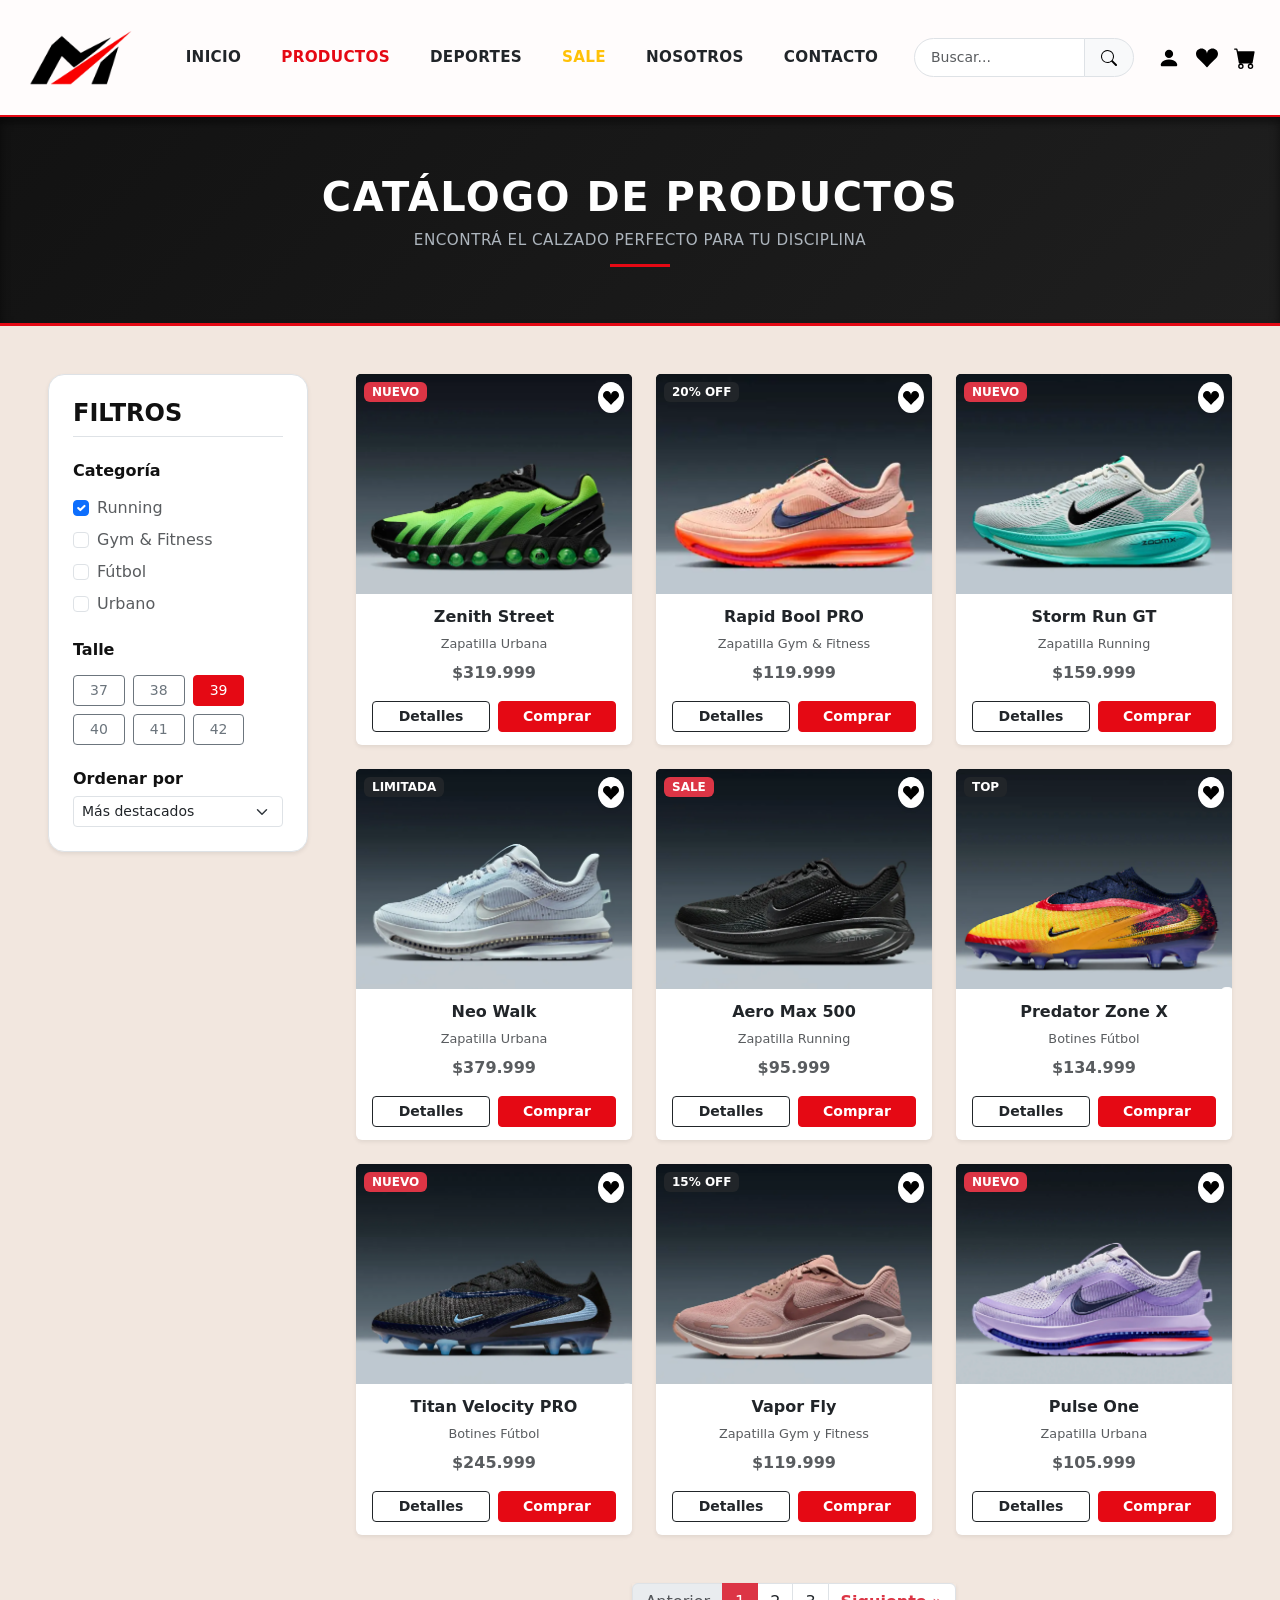
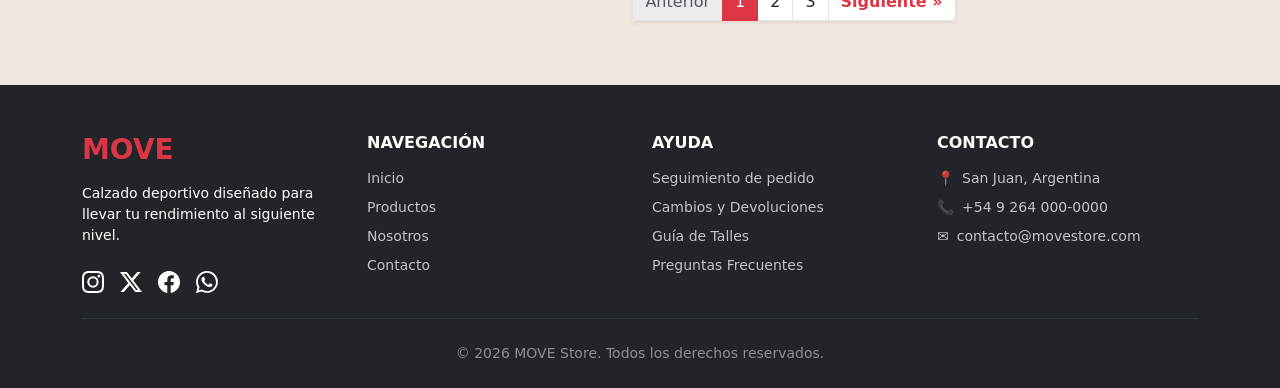
<file: productos.html>
<!DOCTYPE html>
<html lang="es">
<head>
  <meta charset="UTF-8">
  <meta name="viewport" content="width=device-width, initial-scale=1">
  <title>Productos - Move Argentina</title>
  <link rel="icon" type="image/png" href="IMG/Logo/logo.png">
  <!-- Bootstrap 5 CSS -->
  <link href="https://cdn.jsdelivr.net/npm/bootstrap@5.3.3/dist/css/bootstrap.min.css" rel="stylesheet">
  <!-- Google Fonts: Oswald -->
  <link rel="preconnect" href="https://fonts.googleapis.com">
  <link rel="preconnect" href="https://fonts.gstatic.com" crossorigin>
  <link href="https://fonts.googleapis.com/css2?family=Oswald:wght@600;700&display=swap" rel="stylesheet">
  <!-- CSS Personalizado -->
  <link rel="stylesheet" href="css/estilos.css">
</head>
<body>

  <!-- NAVBAR -->
  <nav class="navbar navbar-expand-lg mi-navbar sticky-top py-3">
    <div class="container-fluid px-4">
      <a class="navbar-brand" href="index.html">
        <img src="IMG/Logo/logo.png" alt="MOVE" width="110" class="img-fluid">
      </a>
      <button class="navbar-toggler" type="button" data-bs-toggle="collapse" data-bs-target="#navbarSupportedContent" aria-controls="navbarSupportedContent" aria-expanded="false" aria-label="Toggle navigation">
        <span class="navbar-toggler-icon"></span>
      </button>

      <div class="collapse navbar-collapse justify-content-between" id="navbarSupportedContent">
        <ul class="navbar-nav mx-auto mb-2 mb-lg-0 fw-bold text-center gap-4 fs-6">
          <li class="nav-item"><a class="nav-link text-dark text-uppercase px-2" href="index.html">Inicio</a></li>
          <li class="nav-item"><a class="nav-link text-uppercase px-2 active" href="productos.html">Productos</a></li>
          <li class="nav-item"><a class="nav-link text-dark text-uppercase px-2" href="productos.html#deportes">Deportes</a></li>
          <li class="nav-item"><a class="nav-link text-warning text-uppercase px-2" href="productos.html#sale">SALE</a></li>
          <li class="nav-item"><a class="nav-link text-dark text-uppercase px-2" href="nosotros.html">Nosotros</a></li>
          <li class="nav-item"><a class="nav-link text-dark text-uppercase px-2" href="contacto.html">Contacto</a></li>
        </ul>

        <div class="d-flex align-items-center justify-content-center gap-3 mt-3 mt-lg-0">
          <form class="d-flex" role="search" style="max-width: 220px;">
            <div class="input-group input-group-sm">
              <input class="form-control rounded-start-pill ps-3 py-2" type="search" placeholder="Buscar..." aria-label="Buscar">
              <button class="btn btn-light rounded-end-pill px-3 border" type="submit">
                <img src="IMG/Iconos/lupa.svg" alt="Buscar" width="16" height="16" class="img-fluid">
              </button>
            </div>
          </form>
          <div class="d-flex gap-3 align-items-center ms-2">
            <a href="contacto.html"><img src="IMG/Iconos/persona.svg" alt="Usuario" width="22" height="22"></a>
            <a href="#"><img src="IMG/Iconos/favoritos.svg" alt="Favoritos" width="22" height="22"></a>
            <a href="#"><img src="IMG/Iconos/carrito.svg" alt="Carrito" width="22" height="22"></a>
          </div>
        </div>
      </div>
    </div>
  </nav>

  <!-- BANNER CABECERA UNIFICADO -->
  <section class="banner-seccion text-center mb-5">
    <div class="container">
      <h1>Catálogo de Productos</h1>
      <p>Encontrá el calzado perfecto para tu disciplina</p>
      <div class="linea-roja"></div>
    </div>
  </section>

  <!-- CATÁLOGO CON CONTENEDOR FLUIDO -->
  <section class="container-fluid px-3 px-lg-5 my-5">
    <div class="row g-4 g-xl-5">
      <!-- FILTROS -->
      <aside class="col-12 col-md-4 col-lg-3">
        <div class="p-4 bg-white shadow-sm rounded-4 border sticky-top" style="top: 130px;">
          <h4 class="fw-bold text-uppercase mb-4 pb-2 border-bottom">Filtros</h4>
          
          <div class="mb-4">
            <h5 class="fw-semibold fs-6 mb-3">Categoría</h5>
            <div class="form-check mb-2">
              <input class="form-check-input" type="checkbox" id="catRunning" checked>
              <label class="form-check-label text-muted" for="catRunning">Running</label>
            </div>
            <div class="form-check mb-2">
              <input class="form-check-input" type="checkbox" id="catGym">
              <label class="form-check-label text-muted" for="catGym">Gym & Fitness</label>
            </div>
            <div class="form-check mb-2">
              <input class="form-check-input" type="checkbox" id="catFutbol">
              <label class="form-check-label text-muted" for="catFutbol">Fútbol</label>
            </div>
            <div class="form-check">
              <input class="form-check-input" type="checkbox" id="catUrbano">
              <label class="form-check-label text-muted" for="catUrbano">Urbano</label>
            </div>
          </div>

          <div class="mb-4">
            <h5 class="fw-semibold fs-6 mb-3">Talle</h5>
            <div class="d-flex flex-wrap gap-2">
              <button type="button" class="btn btn-outline-secondary btn-sm px-3">37</button>
              <button type="button" class="btn btn-outline-secondary btn-sm px-3">38</button>
              <button type="button" class="btn btn-danger btn-sm px-3 text-white">39</button>
              <button type="button" class="btn btn-outline-secondary btn-sm px-3">40</button>
              <button type="button" class="btn btn-outline-secondary btn-sm px-3">41</button>
              <button type="button" class="btn btn-outline-secondary btn-sm px-3">42</button>
            </div>
          </div>

          <div>
            <h5 class="fw-semibold fs-6 mb-2">Ordenar por</h5>
            <select class="form-select form-select-sm">
              <option selected>Más destacados</option>
              <option value="1">Menor precio</option>
              <option value="2">Mayor precio</option>
            </select>
          </div>
        </div>
      </aside>

      <!-- GRILLA PRODUCTOS -->
      <main class="col-12 col-md-8 col-lg-9">
        <div class="row g-4">
          <!-- Producto 1 -->
          <div class="col-12 col-sm-6 col-lg-4">
            <div class="card h-100 shadow-sm border-0 position-relative tarjeta-producto">
              <span class="badge position-absolute top-0 start-0 m-2 px-2 py-1 bg-danger text-white">NUEVO</span>
              <button class="btn btn-sm position-absolute top-0 end-0 m-2 p-1 bg-white rounded-circle shadow-sm" type="button"><img src="IMG/Iconos/favoritos.svg" width="16" height="16" alt="Fav"></button>
              <img src="IMG/Productos/p1.png" class="card-img-top object-fit-cover img-tarjeta-producto" alt="Producto 1">
              <div class="card-body d-flex flex-column text-center">
                <h5 class="card-title fw-bold fs-6">Zenith Street</h5>
                <small class="text-muted d-block mb-2" style="font-size: 0.8rem;">Zapatilla Urbana</small>
                <p class="card-text text-muted mb-3 fw-semibold">$319.999</p>
                <div class="d-flex gap-2 mt-auto">
                  <button type="button" class="btn btn-outline-dark btn-sm w-50 fw-semibold py-1" data-bs-toggle="modal" data-bs-target="#modalProducto1">Detalles</button>
                  <a href="#" class="btn btn-danger btn-sm w-50 fw-semibold py-1">Comprar</a>
                </div>
              </div>
            </div>
          </div>
          <!-- Producto 2 -->
          <div class="col-12 col-sm-6 col-lg-4">
            <div class="card h-100 shadow-sm border-0 position-relative tarjeta-producto">
              <span class="badge position-absolute top-0 start-0 m-2 px-2 py-1 bg-dark text-white">20% OFF</span>
              <button class="btn btn-sm position-absolute top-0 end-0 m-2 p-1 bg-white rounded-circle shadow-sm" type="button"><img src="IMG/Iconos/favoritos.svg" width="16" height="16" alt="Fav"></button>
              <img src="IMG/Productos/p2.png" class="card-img-top object-fit-cover img-tarjeta-producto" alt="Producto 2">
              <div class="card-body d-flex flex-column text-center">
                <h5 class="card-title fw-bold fs-6">Rapid Bool PRO</h5>
                <small class="text-muted d-block mb-2" style="font-size: 0.8rem;">Zapatilla Gym & Fitness</small>
                <p class="card-text text-muted mb-3 fw-semibold">$119.999</p>
                <div class="d-flex gap-2 mt-auto">
                  <button type="button" class="btn btn-outline-dark btn-sm w-50 fw-semibold py-1" data-bs-toggle="modal" data-bs-target="#modalProducto2">Detalles</button>
                  <a href="#" class="btn btn-danger btn-sm w-50 fw-semibold py-1">Comprar</a>
                </div>
              </div>
            </div>
          </div>
          <!-- Producto 3 -->
          <div class="col-12 col-sm-6 col-lg-4">
            <div class="card h-100 shadow-sm border-0 position-relative tarjeta-producto">
              <span class="badge position-absolute top-0 start-0 m-2 px-2 py-1 bg-danger text-white">NUEVO</span>
              <button class="btn btn-sm position-absolute top-0 end-0 m-2 p-1 bg-white rounded-circle shadow-sm" type="button"><img src="IMG/Iconos/favoritos.svg" width="16" height="16" alt="Fav"></button>
              <img src="IMG/Productos/p3.png" class="card-img-top object-fit-cover img-tarjeta-producto" alt="Producto 3">
              <div class="card-body d-flex flex-column text-center">
                <h5 class="card-title fw-bold fs-6">Storm Run GT</h5>
                <small class="text-muted d-block mb-2" style="font-size: 0.8rem;">Zapatilla Running</small>
                <p class="card-text text-muted mb-3 fw-semibold">$159.999</p>
                <div class="d-flex gap-2 mt-auto">
                  <button type="button" class="btn btn-outline-dark btn-sm w-50 fw-semibold py-1" data-bs-toggle="modal" data-bs-target="#modalProducto3">Detalles</button>
                  <a href="#" class="btn btn-danger btn-sm w-50 fw-semibold py-1">Comprar</a>
                </div>
              </div>
            </div>
          </div>
          <!-- Producto 4 -->
          <div class="col-12 col-sm-6 col-lg-4">
            <div class="card h-100 shadow-sm border-0 position-relative tarjeta-producto">
              <span class="badge position-absolute top-0 start-0 m-2 px-2 py-1 bg-dark text-white">LIMITADA</span>
              <button class="btn btn-sm position-absolute top-0 end-0 m-2 p-1 bg-white rounded-circle shadow-sm" type="button"><img src="IMG/Iconos/favoritos.svg" width="16" height="16" alt="Fav"></button>
              <img src="IMG/Productos/p4.png" class="card-img-top object-fit-cover img-tarjeta-producto" alt="Producto 4">
              <div class="card-body d-flex flex-column text-center">
                <h5 class="card-title fw-bold fs-6">Neo Walk</h5>
                <small class="text-muted d-block mb-2" style="font-size: 0.8rem;">Zapatilla Urbana</small>
                <p class="card-text text-muted mb-3 fw-semibold">$379.999</p>
                <div class="d-flex gap-2 mt-auto">
                  <button type="button" class="btn btn-outline-dark btn-sm w-50 fw-semibold py-1" data-bs-toggle="modal" data-bs-target="#modalProducto4">Detalles</button>
                  <a href="#" class="btn btn-danger btn-sm w-50 fw-semibold py-1">Comprar</a>
                </div>
              </div>
            </div>
          </div>
          <!-- Producto 5 -->
          <div class="col-12 col-sm-6 col-lg-4">
            <div class="card h-100 shadow-sm border-0 position-relative tarjeta-producto">
              <span class="badge position-absolute top-0 start-0 m-2 px-2 py-1 bg-danger text-white">SALE</span>
              <button class="btn btn-sm position-absolute top-0 end-0 m-2 p-1 bg-white rounded-circle shadow-sm" type="button"><img src="IMG/Iconos/favoritos.svg" width="16" height="16" alt="Fav"></button>
              <img src="IMG/Productos/p5.png" class="card-img-top object-fit-cover img-tarjeta-producto" alt="Producto 5">
              <div class="card-body d-flex flex-column text-center">
                <h5 class="card-title fw-bold fs-6">Aero Max 500</h5>
                <small class="text-muted d-block mb-2" style="font-size: 0.8rem;">Zapatilla Running</small>
                <p class="card-text text-muted mb-3 fw-semibold">$95.999</p>
                <div class="d-flex gap-2 mt-auto">
                  <button type="button" class="btn btn-outline-dark btn-sm w-50 fw-semibold py-1" data-bs-toggle="modal" data-bs-target="#modalProducto5">Detalles</button>
                  <a href="#" class="btn btn-danger btn-sm w-50 fw-semibold py-1">Comprar</a>
                </div>
              </div>
            </div>
          </div>
          <!-- Producto 6 -->
          <div class="col-12 col-sm-6 col-lg-4">
            <div class="card h-100 shadow-sm border-0 position-relative tarjeta-producto">
              <span class="badge position-absolute top-0 start-0 m-2 px-2 py-1 bg-dark text-white">TOP</span>
              <button class="btn btn-sm position-absolute top-0 end-0 m-2 p-1 bg-white rounded-circle shadow-sm" type="button"><img src="IMG/Iconos/favoritos.svg" width="16" height="16" alt="Fav"></button>
              <img src="IMG/Productos/p6.png" class="card-img-top object-fit-cover img-tarjeta-producto" alt="Producto 6">
              <div class="card-body d-flex flex-column text-center">
                <h5 class="card-title fw-bold fs-6">Predator Zone X</h5>
                <small class="text-muted d-block mb-2" style="font-size: 0.8rem;">Botines Fútbol</small>
                <p class="card-text text-muted mb-3 fw-semibold">$134.999</p>
                <div class="d-flex gap-2 mt-auto">
                  <button type="button" class="btn btn-outline-dark btn-sm w-50 fw-semibold py-1" data-bs-toggle="modal" data-bs-target="#modalProducto6">Detalles</button>
                  <a href="#" class="btn btn-danger btn-sm w-50 fw-semibold py-1">Comprar</a>
                </div>
              </div>
            </div>
          </div>
          <!-- Producto 7 -->
          <div class="col-12 col-sm-6 col-lg-4">
            <div class="card h-100 shadow-sm border-0 position-relative tarjeta-producto">
              <span class="badge position-absolute top-0 start-0 m-2 px-2 py-1 bg-danger text-white">NUEVO</span>
              <button class="btn btn-sm position-absolute top-0 end-0 m-2 p-1 bg-white rounded-circle shadow-sm" type="button"><img src="IMG/Iconos/favoritos.svg" width="16" height="16" alt="Fav"></button>
              <img src="IMG/Productos/p7.png" class="card-img-top object-fit-cover img-tarjeta-producto" alt="Producto 7">
              <div class="card-body d-flex flex-column text-center">
                <h5 class="card-title fw-bold fs-6">Titan Velocity PRO</h5>
                <small class="text-muted d-block mb-2" style="font-size: 0.8rem;">Botines Fútbol</small>
                <p class="card-text text-muted mb-3 fw-semibold">$245.999</p>
                <div class="d-flex gap-2 mt-auto">
                  <button type="button" class="btn btn-outline-dark btn-sm w-50 fw-semibold py-1" data-bs-toggle="modal" data-bs-target="#modalProducto7">Detalles</button>
                  <a href="#" class="btn btn-danger btn-sm w-50 fw-semibold py-1">Comprar</a>
                </div>
              </div>
            </div>
          </div>
          <!-- Producto 8 -->
          <div class="col-12 col-sm-6 col-lg-4">
            <div class="card h-100 shadow-sm border-0 position-relative tarjeta-producto">
              <span class="badge position-absolute top-0 start-0 m-2 px-2 py-1 bg-dark text-white">15% OFF</span>
              <button class="btn btn-sm position-absolute top-0 end-0 m-2 p-1 bg-white rounded-circle shadow-sm" type="button"><img src="IMG/Iconos/favoritos.svg" width="16" height="16" alt="Fav"></button>
              <img src="IMG/Productos/p8.png" class="card-img-top object-fit-cover img-tarjeta-producto" alt="Producto 8">
              <div class="card-body d-flex flex-column text-center">
                <h5 class="card-title fw-bold fs-6">Vapor Fly</h5>
                <small class="text-muted d-block mb-2" style="font-size: 0.8rem;">Zapatilla Gym y Fitness</small>
                <p class="card-text text-muted mb-3 fw-semibold">$119.999</p>
                <div class="d-flex gap-2 mt-auto">
                  <button type="button" class="btn btn-outline-dark btn-sm w-50 fw-semibold py-1" data-bs-toggle="modal" data-bs-target="#modalProducto8">Detalles</button>
                  <a href="#" class="btn btn-danger btn-sm w-50 fw-semibold py-1">Comprar</a>
                </div>
              </div>
            </div>
          </div>
          <!-- Producto 9 -->
          <div class="col-12 col-sm-6 col-lg-4">
            <div class="card h-100 shadow-sm border-0 position-relative tarjeta-producto">
              <span class="badge position-absolute top-0 start-0 m-2 px-2 py-1 bg-danger text-white">NUEVO</span>
              <button class="btn btn-sm position-absolute top-0 end-0 m-2 p-1 bg-white rounded-circle shadow-sm" type="button"><img src="IMG/Iconos/favoritos.svg" width="16" height="16" alt="Fav"></button>
              <img src="IMG/Productos/p9.png" class="card-img-top object-fit-cover img-tarjeta-producto" alt="Producto 9">
              <div class="card-body d-flex flex-column text-center">
                <h5 class="card-title fw-bold fs-6">Pulse One</h5>
                <small class="text-muted d-block mb-2" style="font-size: 0.8rem;">Zapatilla Urbana</small>
                <p class="card-text text-muted mb-3 fw-semibold">$105.999</p>
                <div class="d-flex gap-2 mt-auto">
                  <button type="button" class="btn btn-outline-dark btn-sm w-50 fw-semibold py-1" data-bs-toggle="modal" data-bs-target="#modalProducto9">Detalles</button>
                  <a href="#" class="btn btn-danger btn-sm w-50 fw-semibold py-1">Comprar</a>
                </div>
              </div>
            </div>
          </div>
        </div>

        <!-- PAGINACIÓN -->
        <div class="d-flex justify-content-center mt-5">
          <nav aria-label="Navegación de catálogo">
            <ul class="pagination pagination-md shadow-sm">
              <li class="page-item disabled"><a class="page-link text-muted" href="#">Anterior</a></li>
              <li class="page-item active"><a class="page-link bg-danger border-danger" href="#">1</a></li>
              <li class="page-item"><a class="page-link text-dark" href="#">2</a></li>
              <li class="page-item"><a class="page-link text-dark" href="#">3</a></li>
              <li class="page-item"><a class="page-link text-danger fw-bold" href="#">Siguiente &raquo;</a></li>
            </ul>
          </nav>
        </div>
      </main>
    </div>
  </section>

  <!-- MODALES DE PRODUCTOS -->
  <!-- Modal 1 -->
  <div class="modal fade" id="modalProducto1" tabindex="-1" aria-labelledby="lblProducto1" aria-hidden="true">
    <div class="modal-dialog modal-dialog-centered">
      <div class="modal-content border-0 shadow">
        <div class="modal-header bg-dark text-white">
          <h5 class="modal-title fw-bold text-uppercase" id="lblProducto1">Zenith Street</h5>
          <button type="button" class="btn-close btn-close-white" data-bs-dismiss="modal" aria-label="Close"></button>
        </div>
        <div class="modal-body p-4 text-center">
          <img src="IMG/Productos/p1.png" alt="Producto 1" class="img-fluid rounded mb-3" style="max-height: 200px; object-fit: cover;">
          <p class="text-muted small">Inspirada en la energía de la ciudad, ofrece una silueta contemporánea y materiales resistentes. Un modelo pensado para quienes buscan un look deportivo sin renunciar al confort.</p>
          <h4 class="fw-bold text-danger mb-3">$319.999</h4>
          <div class="d-flex justify-content-center gap-2 mb-3">
            <span class="badge bg-light text-dark border p-2">Talle 37</span>
            <span class="badge bg-danger text-white p-2">Talle 38</span>
            <span class="badge bg-light text-dark border p-2">Talle 39</span>
            <span class="badge bg-light text-dark border p-2">Talle 40</span>
          </div>
        </div>
        <div class="modal-footer justify-content-center border-0 pb-4">
          <button type="button" class="btn btn-secondary rounded-pill px-4" data-bs-dismiss="modal">Cerrar</button>
          <a href="#" class="btn btn-danger rounded-pill px-4 fw-semibold">Añadir al carrito</a>
        </div>
      </div>
    </div>
  </div>

  <!-- Modal 2 -->
  <div class="modal fade" id="modalProducto2" tabindex="-1" aria-labelledby="lblProducto2" aria-hidden="true">
    <div class="modal-dialog modal-dialog-centered">
      <div class="modal-content border-0 shadow">
        <div class="modal-header bg-dark text-white">
          <h5 class="modal-title fw-bold text-uppercase" id="lblProducto2">Rapid Bool PRO</h5>
          <button type="button" class="btn-close btn-close-white" data-bs-dismiss="modal" aria-label="Close"></button>
        </div>
        <div class="modal-body p-4 text-center">
          <img src="IMG/Productos/p2.png" alt="Producto 2" class="img-fluid rounded mb-3" style="max-height: 200px; object-fit: cover;">
          <p class="text-muted small">Zapatilla versátil para gimnasio que combina amortiguación, flexibilidad y agarre. Ideal para sesiones de cardio, entrenamiento funcional y circuitos de alta intensidad.</p>
          <h4 class="fw-bold text-danger mb-3">$119.999</h4>
          <div class="d-flex justify-content-center gap-2 mb-3">
            <span class="badge bg-light text-dark border p-2">Talle 37</span>
            <span class="badge bg-danger text-white p-2">Talle 38</span>
            <span class="badge bg-light text-dark border p-2">Talle 39</span>
            <span class="badge bg-light text-dark border p-2">Talle 40</span>
          </div>
        </div>
        <div class="modal-footer justify-content-center border-0 pb-4">
          <button type="button" class="btn btn-secondary rounded-pill px-4" data-bs-dismiss="modal">Cerrar</button>
          <a href="#" class="btn btn-danger rounded-pill px-4 fw-semibold">Añadir al carrito</a>
        </div>
      </div>
    </div>
  </div>

  <!-- Modal 3 -->
  <div class="modal fade" id="modalProducto3" tabindex="-1" aria-labelledby="lblProducto3" aria-hidden="true">
    <div class="modal-dialog modal-dialog-centered">
      <div class="modal-content border-0 shadow">
        <div class="modal-header bg-dark text-white">
          <h5 class="modal-title fw-bold text-uppercase" id="lblProducto3">Storm Run GT</h5>
          <button type="button" class="btn-close btn-close-white" data-bs-dismiss="modal" aria-label="Close"></button>
        </div>
        <div class="modal-body p-4 text-center">
          <img src="IMG/Productos/p3.png" alt="Producto 3" class="img-fluid rounded mb-3" style="max-height: 200px; object-fit: cover;">
          <p class="text-muted small">Diseñada para corredores que buscan ligereza y rapidez. Su espuma de alto rendimiento ofrece una pisada suave, mientras que la malla transpirable mantiene los pies frescos.</p>
          <h4 class="fw-bold text-danger mb-3">$159.999</h4>
          <div class="d-flex justify-content-center gap-2 mb-3">
            <span class="badge bg-light text-dark border p-2">Talle 37</span>
            <span class="badge bg-danger text-white p-2">Talle 38</span>
            <span class="badge bg-light text-dark border p-2">Talle 39</span>
            <span class="badge bg-light text-dark border p-2">Talle 40</span>
          </div>
        </div>
        <div class="modal-footer justify-content-center border-0 pb-4">
          <button type="button" class="btn btn-secondary rounded-pill px-4" data-bs-dismiss="modal">Cerrar</button>
          <a href="#" class="btn btn-danger rounded-pill px-4 fw-semibold">Añadir al carrito</a>
        </div>
      </div>
    </div>
  </div>

  <!-- Modal 4 -->
  <div class="modal fade" id="modalProducto4" tabindex="-1" aria-labelledby="lblProducto4" aria-hidden="true">
    <div class="modal-dialog modal-dialog-centered">
      <div class="modal-content border-0 shadow">
        <div class="modal-header bg-dark text-white">
          <h5 class="modal-title fw-bold text-uppercase" id="lblProducto4">Neo Walk</h5>
          <button type="button" class="btn-close btn-close-white" data-bs-dismiss="modal" aria-label="Close"></button>
        </div>
        <div class="modal-body p-4 text-center">
          <img src="IMG/Productos/p4.png" alt="Producto 4" class="img-fluid rounded mb-3" style="max-height: 200px; object-fit: cover;">
          <p class="text-muted small">Zapatilla urbana de estilo moderno que fusiona comodidad y diseño. Su plantilla acolchada y su estética versátil la convierten en una opción ideal para el uso diario.</p>
          <h4 class="fw-bold text-danger mb-3">$379.999</h4>
          <div class="d-flex justify-content-center gap-2 mb-3">
            <span class="badge bg-light text-dark border p-2">Talle 37</span>
            <span class="badge bg-danger text-white p-2">Talle 38</span>
            <span class="badge bg-light text-dark border p-2">Talle 39</span>
            <span class="badge bg-light text-dark border p-2">Talle 40</span>
          </div>
        </div>
        <div class="modal-footer justify-content-center border-0 pb-4">
          <button type="button" class="btn btn-secondary rounded-pill px-4" data-bs-dismiss="modal">Cerrar</button>
          <a href="#" class="btn btn-danger rounded-pill px-4 fw-semibold">Añadir al carrito</a>
        </div>
      </div>
    </div>
  </div>

  <!-- Modal 5 -->
  <div class="modal fade" id="modalProducto5" tabindex="-1" aria-labelledby="lblProducto5" aria-hidden="true">
    <div class="modal-dialog modal-dialog-centered">
      <div class="modal-content border-0 shadow">
        <div class="modal-header bg-dark text-white">
          <h5 class="modal-title fw-bold text-uppercase" id="lblProducto5">Aero Max 500</h5>
          <button type="button" class="btn-close btn-close-white" data-bs-dismiss="modal" aria-label="Close"></button>
        </div>
        <div class="modal-body p-4 text-center">
          <img src="IMG/Productos/p5.png" alt="Producto 5" class="img-fluid rounded mb-3" style="max-height: 200px; object-fit: cover;">
          <p class="text-muted small">Zapatilla de running urbana con amortiguación reactiva que absorbe impactos y devuelve energía en cada zancada. Ideal para entrenamientos diarios.</p>
          <h4 class="fw-bold text-danger mb-3">$95.999</h4>
          <div class="d-flex justify-content-center gap-2 mb-3">
            <span class="badge bg-light text-dark border p-2">Talle 37</span>
            <span class="badge bg-danger text-white p-2">Talle 38</span>
            <span class="badge bg-light text-dark border p-2">Talle 39</span>
            <span class="badge bg-light text-dark border p-2">Talle 40</span>
          </div>
        </div>
        <div class="modal-footer justify-content-center border-0 pb-4">
          <button type="button" class="btn btn-secondary rounded-pill px-4" data-bs-dismiss="modal">Cerrar</button>
          <a href="#" class="btn btn-danger rounded-pill px-4 fw-semibold">Añadir al carrito</a>
        </div>
      </div>
    </div>
  </div>

  <!-- Modal 6 -->
  <div class="modal fade" id="modalProducto6" tabindex="-1" aria-labelledby="lblProducto6" aria-hidden="true">
    <div class="modal-dialog modal-dialog-centered">
      <div class="modal-content border-0 shadow">
        <div class="modal-header bg-dark text-white">
          <h5 class="modal-title fw-bold text-uppercase" id="lblProducto6">Predator Zone X</h5>
          <button type="button" class="btn-close btn-close-white" data-bs-dismiss="modal" aria-label="Close"></button>
        </div>
        <div class="modal-body p-4 text-center">
          <img src="IMG/Productos/p6.png" alt="Producto 6" class="img-fluid rounded mb-3" style="max-height: 200px; object-fit: cover;">
          <p class="text-muted small">Modelo pensado para jugadores explosivos que buscan velocidad y potencia. Cuenta con refuerzos laterales para mayor soporte del tobillo y superficie texturizada.</p>
          <h4 class="fw-bold text-danger mb-3">$134.999</h4>
          <div class="d-flex justify-content-center gap-2 mb-3">
            <span class="badge bg-light text-dark border p-2">Talle 37</span>
            <span class="badge bg-danger text-white p-2">Talle 38</span>
            <span class="badge bg-light text-dark border p-2">Talle 39</span>
            <span class="badge bg-light text-dark border p-2">Talle 40</span>
          </div>
        </div>
        <div class="modal-footer justify-content-center border-0 pb-4">
          <button type="button" class="btn btn-secondary rounded-pill px-4" data-bs-dismiss="modal">Cerrar</button>
          <a href="#" class="btn btn-danger rounded-pill px-4 fw-semibold">Añadir al carrito</a>
        </div>
      </div>
    </div>
  </div>

  <!-- Modal 7 -->
  <div class="modal fade" id="modalProducto7" tabindex="-1" aria-labelledby="lblProducto7" aria-hidden="true">
    <div class="modal-dialog modal-dialog-centered">
      <div class="modal-content border-0 shadow">
        <div class="modal-header bg-dark text-white">
          <h5 class="modal-title fw-bold text-uppercase" id="lblProducto7">Titan Velocity PRO</h5>
          <button type="button" class="btn-close btn-close-white" data-bs-dismiss="modal" aria-label="Close"></button>
        </div>
        <div class="modal-body p-4 text-center">
          <img src="IMG/Productos/p7.png" alt="Producto 7" class="img-fluid rounded mb-3" style="max-height: 200px; object-fit: cover;">
          <p class="text-muted small">Botín de fútbol diseñado para máxima tracción y control del balón. Su capellada sintética liviana mejora la precisión en cada toque.</p>
          <h4 class="fw-bold text-danger mb-3">$245.999</h4>
          <div class="d-flex justify-content-center gap-2 mb-3">
            <span class="badge bg-light text-dark border p-2">Talle 37</span>
            <span class="badge bg-danger text-white p-2">Talle 38</span>
            <span class="badge bg-light text-dark border p-2">Talle 39</span>
            <span class="badge bg-light text-dark border p-2">Talle 40</span>
          </div>
        </div>
        <div class="modal-footer justify-content-center border-0 pb-4">
          <button type="button" class="btn btn-secondary rounded-pill px-4" data-bs-dismiss="modal">Cerrar</button>
          <a href="#" class="btn btn-danger rounded-pill px-4 fw-semibold">Añadir al carrito</a>
        </div>
      </div>
    </div>
  </div>

  <!-- Modal 8 -->
  <div class="modal fade" id="modalProducto8" tabindex="-1" aria-labelledby="lblProducto8" aria-hidden="true">
    <div class="modal-dialog modal-dialog-centered">
      <div class="modal-content border-0 shadow">
        <div class="modal-header bg-dark text-white">
          <h5 class="modal-title fw-bold text-uppercase" id="lblProducto8">Vapor Fly</h5>
          <button type="button" class="btn-close btn-close-white" data-bs-dismiss="modal" aria-label="Close"></button>
        </div>
        <div class="modal-body p-4 text-center">
          <img src="IMG/Productos/p8.png" alt="Producto 8" class="img-fluid rounded mb-3" style="max-height: 200px; object-fit: cover;">
          <p class="text-muted small">Calzado de entrenamiento diseñado para brindar estabilidad y soporte en ejercicios de fuerza. Su base firme mejora el equilibrio en sentadillas y rutinas funcionales.</p>
          <h4 class="fw-bold text-danger mb-3">$119.999</h4>
          <div class="d-flex justify-content-center gap-2 mb-3">
            <span class="badge bg-light text-dark border p-2">Talle 37</span>
            <span class="badge bg-danger text-white p-2">Talle 38</span>
            <span class="badge bg-light text-dark border p-2">Talle 39</span>
            <span class="badge bg-light text-dark border p-2">Talle 40</span>
          </div>
        </div>
        <div class="modal-footer justify-content-center border-0 pb-4">
          <button type="button" class="btn btn-secondary rounded-pill px-4" data-bs-dismiss="modal">Cerrar</button>
          <a href="#" class="btn btn-danger rounded-pill px-4 fw-semibold">Añadir al carrito</a>
        </div>
      </div>
    </div>
  </div>

  <!-- Modal 9 -->
  <div class="modal fade" id="modalProducto9" tabindex="-1" aria-labelledby="lblProducto9" aria-hidden="true">
    <div class="modal-dialog modal-dialog-centered">
      <div class="modal-content border-0 shadow">
        <div class="modal-header bg-dark text-white">
          <h5 class="modal-title fw-bold text-uppercase" id="lblProducto9">Street Legend</h5>
          <button type="button" class="btn-close btn-close-white" data-bs-dismiss="modal" aria-label="Close"></button>
        </div>
        <div class="modal-body p-4 text-center">
          <img src="IMG/Productos/p9.png" alt="Producto 9" class="img-fluid rounded mb-3" style="max-height: 200px; object-fit: cover;">
          <p class="text-muted small">Este modelo fusiona la esencia del calzado deportivo con un look casual y moderno. Es perfecto para quienes desean un estilo auténtico sin renunciar al confort.</p>
          <h4 class="fw-bold text-danger mb-3">$105.999</h4>
          <div class="d-flex justify-content-center gap-2 mb-3">
            <span class="badge bg-light text-dark border p-2">Talle 37</span>
            <span class="badge bg-danger text-white p-2">Talle 38</span>
            <span class="badge bg-light text-dark border p-2">Talle 39</span>
            <span class="badge bg-light text-dark border p-2">Talle 40</span>
          </div>
        </div>
        <div class="modal-footer justify-content-center border-0 pb-4">
          <button type="button" class="btn btn-secondary rounded-pill px-4" data-bs-dismiss="modal">Cerrar</button>
          <a href="#" class="btn btn-danger rounded-pill px-4 fw-semibold">Añadir al carrito</a>
        </div>
      </div>
    </div>
  </div>

  <!-- FOOTER -->
  <footer class="bg-dark text-white pt-5 pb-4">
    <div class="container">
      <div class="row g-4">
        <div class="col-12 col-md-6 col-lg-3">
          <h3 class="fw-bold text-danger mb-3">MOVE</h3>
          <p class="text-light-50 small mb-4">Calzado deportivo diseñado para llevar tu rendimiento al siguiente nivel.</p>
          <div class="d-flex gap-3 align-items-center">
            <a href="#" class="social-link"><img src="IMG/Iconos/instagram.svg" alt="Instagram" class="icono-red-social"></a>
            <a href="#" class="social-link"><img src="IMG/Iconos/twitter-x.svg" alt="X" class="icono-red-social"></a>
            <a href="#" class="social-link"><img src="IMG/Iconos/facebook.svg" alt="Facebook" class="icono-red-social"></a>
            <a href="#" class="social-link"><img src="IMG/Iconos/whatsapp.svg" alt="WhatsApp" class="icono-red-social"></a>
          </div>
        </div>
        <div class="col-12 col-md-6 col-lg-3">
          <h5 class="fw-bold text-uppercase mb-3 fs-6">Navegación</h5>
          <ul class="list-unstyled footer-links small">
            <li class="mb-2"><a href="index.html" class="text-light text-decoration-none">Inicio</a></li>
            <li class="mb-2"><a href="productos.html" class="text-light text-decoration-none">Productos</a></li>
            <li class="mb-2"><a href="nosotros.html" class="text-light text-decoration-none">Nosotros</a></li>
            <li class="mb-2"><a href="contacto.html" class="text-light text-decoration-none">Contacto</a></li>
          </ul>
        </div>
        <div class="col-12 col-md-6 col-lg-3">
          <h5 class="fw-bold text-uppercase mb-3 fs-6">Ayuda</h5>
          <ul class="list-unstyled footer-links small">
            <li class="mb-2"><a href="#" class="text-light text-decoration-none">Seguimiento de pedido</a></li>
            <li class="mb-2"><a href="#" class="text-light text-decoration-none">Cambios y Devoluciones</a></li>
            <li class="mb-2"><a href="#" class="text-light text-decoration-none">Guía de Talles</a></li>
            <li class="mb-2"><a href="#" class="text-light text-decoration-none">Preguntas Frecuentes</a></li>
          </ul>
        </div>
        <div class="col-12 col-md-6 col-lg-3">
          <h5 class="fw-bold text-uppercase mb-3 fs-6">Contacto</h5>
          <ul class="list-unstyled small text-light opacity-75">
            <li class="mb-2 d-flex align-items-center gap-2"><span>📍</span> San Juan, Argentina</li>
            <li class="mb-2 d-flex align-items-center gap-2"><span>📞</span> +54 9 264 000-0000</li>
            <li class="mb-2 d-flex align-items-center gap-2"><span>✉️</span> contacto@movestore.com</li>
          </ul>
        </div>
      </div>
      <hr class="my-4 border-secondary">
      <div class="text-center text-light opacity-50 small">
        &copy; 2026 MOVE Store. Todos los derechos reservados.
      </div>
    </div>
  </footer>

  <script src="https://cdn.jsdelivr.net/npm/bootstrap@5.3.3/dist/js/bootstrap.bundle.min.js"></script>
</body>
</html>
</file>
<file: css/estilos.css>
/* ==========================================
   1. ESTILOS GENERALES Y NAVBAR
   ========================================== */
body {
  background-color: #f2e7df;
  color: #111111;
  font-family: system-ui, -apple-system, sans-serif;
}

h1, h2, h3, .navbar-brand {
  font-family: system-ui, -apple-system, "Segoe UI", Roboto, Helvetica, Arial, sans-serif;
  font-weight: 800 !important;
}

.mi-navbar {
  background-color: #fffcfc;
  border-bottom: 2px solid #E50914;
  box-shadow: 0 2px 8px rgba(0, 0, 0, 0.05);
}

@media (min-width: 992px) {
  .mi-navbar .navbar-collapse {
    display: flex;
    justify-content: space-between;
    align-items: center;
  }
}

.mi-navbar .nav-link {
  font-size: 0.95rem;
  letter-spacing: 0.3px;
  transition: color 0.2s ease;
}

.mi-navbar .nav-link:hover,
.mi-navbar .nav-link.active {
  color: #E50914;
}

/* ==========================================
   2. BOTONES Y COMPONENTES GLOBALES
   ========================================== */
.btn-danger {
  background-color: #E50914;
  border-color: #E50914;
  color: #ffffff;
  transition: all 0.3s ease;
}

.btn-danger:hover, 
.btn-danger:focus, 
.btn-danger:active {
  background-color: #b0060f;
  border-color: #b0060f;
}

/* ==========================================
   3. ENCABEZADOS DE SECCIÓN (BANNERS)
   ========================================== */
.banner-seccion {
  background: linear-gradient(135deg, #121212 0%, #1f1f1f 100%);
  color: #ffffff !important;
  padding: 3.5rem 0;
  border-bottom: 3px solid #E50914;
  box-shadow: inset 0 4px 10px rgba(0, 0, 0, 0.5);
  text-align: center;
}

.banner-seccion h1 {
  color: #ffffff !important;
  font-weight: 800;
  text-transform: uppercase;
  letter-spacing: 1.5px;
  margin-bottom: 0.5rem;
}

.banner-seccion p {
  color: #adb5bd !important;
  font-size: 0.95rem;
  text-transform: uppercase;
  letter-spacing: 0.5px;
  margin-bottom: 0;
}

.banner-seccion .linea-roja {
  width: 60px;
  height: 3px;
  background-color: #E50914;
  margin: 0.75rem auto 0 auto;
}

/* ==========================================
   4. PRODUCTOS Y TARJETAS
   ========================================== */
.img-carrusel-hero {
  height: 500px;
}

.tarjeta-inicio .card-img-top {
  height: 240px;
  object-fit: cover;
  object-position: center;
}

.tarjeta-producto .card-img-top {
  height: 220px;
  width: 100%;
  object-fit: cover;
  object-position: center bottom;
  background-color: #121212;
}

.tarjeta-producto .card-body {
  padding: 0.8rem 1rem;
}

aside .sticky-top {
  position: -webkit-sticky;
  position: sticky;
  top: 95px;
  z-index: 10;
}

/* ==========================================
   5. SECCIÓN: DISCIPLINAS
   ========================================== */
.img-disciplina {
  height: 320px;
  width: 100%;
  object-fit: cover;
  transition: transform 0.4s ease, filter 0.4s ease;
}

.tarjeta-disciplina:hover .img-disciplina {
  transform: scale(1.05);
}

.capa-disciplina {
  background: linear-gradient(0deg, rgba(0, 0, 0, 0.75) 0%, rgba(0, 0, 0, 0.2) 50%, transparent 100%);
}

.tarjeta-disciplina h3 {
  text-shadow: 0 2px 4px rgba(0, 0, 0, 0.8);
}

/* ==========================================
   6. SECCIÓN: SUMATE AL MOVIMIENTO
   ========================================== */
.seccion-sumate {
  margin-bottom: 3rem;
  background-color: #E50914;
  color: #ffffff;
}

.seccion-sumate .form-control {
  border: none;
  box-shadow: 0 4px 10px rgba(0, 0, 0, 0.15);
}

.seccion-sumate .btn-sumate {
  background-color: #000000;
  color: #ffffff;
  border: none;
  transition: transform 0.2s ease, background-color 0.2s ease;
}

.seccion-sumate .btn-sumate:hover {
  background-color: #1a1a1a;
  transform: translateY(-2px);
}

.titulo-sumate {
  font-family: 'Oswald', sans-serif;
  font-weight: 700;
  letter-spacing: 2px;
  font-size: 2.5rem;
  text-shadow: 0 2px 4px rgba(0, 0, 0, 0.2);
}

.subtitulo-sumate {
  font-size: 1.1rem;
  letter-spacing: 0.5px;
}

/* ==========================================
   7. SECCIÓN DE CONTACTO Y FORMULARIO
   ========================================== */
.card-contacto-split {
  border-top: 4px solid #E50914;
  border-radius: 12px;
  background-color: #ffffff;
}

.columna-imagen-contacto {
  background: linear-gradient(rgba(0, 0, 0, 0.75), rgba(0, 0, 0, 0.75)), url('../IMG/contacto.jpg');
  background-size: cover;
  background-position: center;
  background-repeat: no-repeat;
  position: relative;
  min-height: 420px;
}

.acento-linea {
  width: 45px;
  height: 4px;
  background-color: #E50914;
  border-radius: 2px;
}

.columna-formulario-clara {
  background-color: #E50914;
}

.columna-formulario-clara h3 {
  color: #ffffff;
  letter-spacing: 0.5px;
}

.form-label-custom {
  color: #ffffff;
  font-size: 0.82rem;
  font-weight: 700;
  text-transform: uppercase;
  letter-spacing: 0.8px;
  margin-bottom: 0.3rem;
}

.form-control-light {
  background-color: #f2e7df;
  border: 1px solid #ffffff;
  color: #111111;
  border-radius: 8px;
  padding: 0.75rem 1rem;
}

.form-control-light:focus {
  background-color: #ffffff;
  border-color: #111111;
  box-shadow: 0 0 0 0.2rem rgba(255, 255, 255, 0.3);
}

.btn-dark-custom {
  background-color: #111111;
  border: 2px solid #111111;
  color: #ffffff;
  transition: all 0.3s ease;
}

.btn-dark-custom:hover {
  background-color: #000000;
  border-color: #ffffff;
  color: #ffffff;
  transform: translateY(-2px);
}

.icono-tarjeta {
  width: 40px;
  height: 30px;
  object-fit: contain;
}

.card-info-hover {
  transition: transform 0.3s ease, box-shadow 0.3s ease;
}

.card-info-hover:hover {
  transform: translateY(-5px);
  box-shadow: 0 10px 25px rgba(0, 0, 0, 0.1);
}

.mapa-banner-wrapper {
  height: 400px;
  box-shadow: 0 15px 35px rgba(0, 0, 0, 0.3);
}

.logo-slogan {
  height: 45px; /* Tamaño medio para que destaque sin ser gigante */
  width: auto;
}



/* ==========================================
   8. FOOTER Y REDES SOCIALES
   ========================================== */
.icono-red-social {
  width: 22px;
  height: 22px;
  object-fit: contain;
  filter: brightness(0) invert(1);
  transition: transform 0.2s ease, opacity 0.2s ease;
}

.social-link:hover .icono-red-social {
  transform: scale(1.15);
  opacity: 0.8;
}

.footer-links a {
  opacity: 0.75;
  transition: opacity 0.2s ease, color 0.2s ease;
}

.footer-links a:hover {
  opacity: 1;
  color: #E50914;
}
</file>
